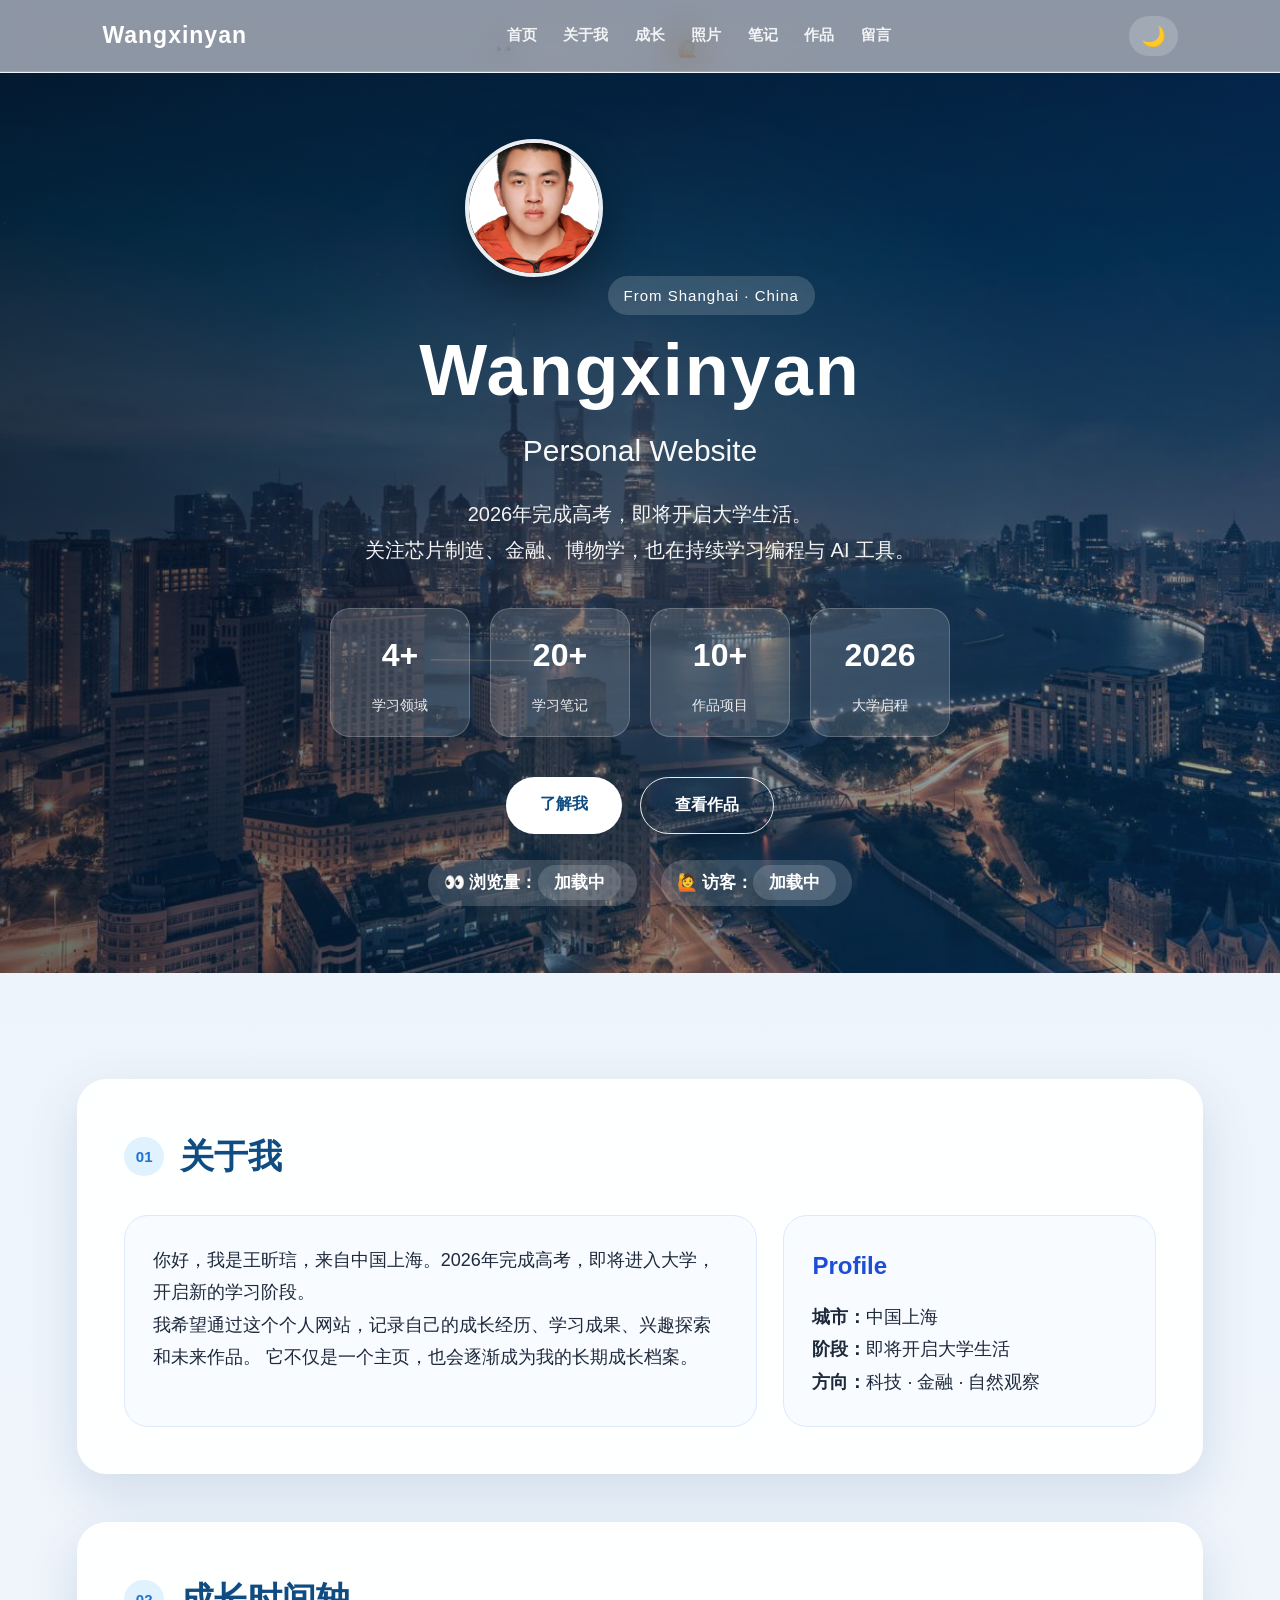
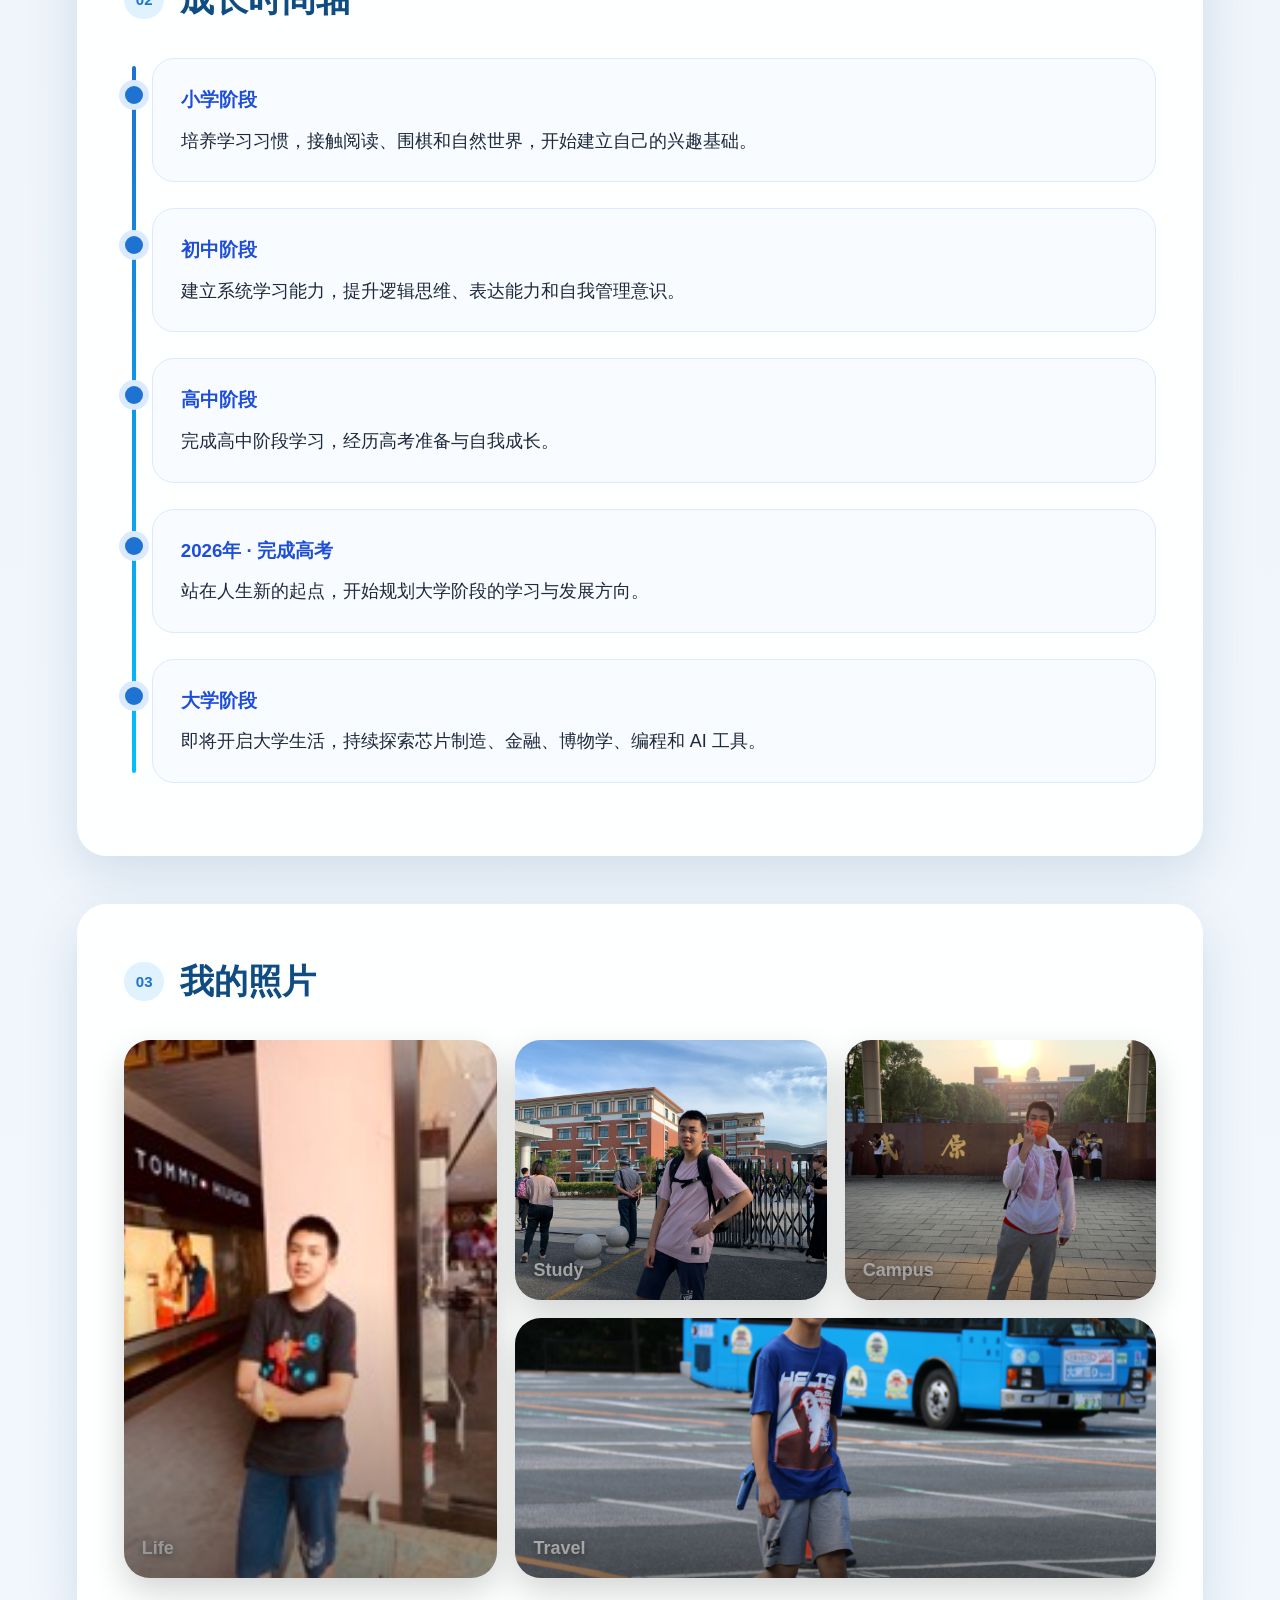
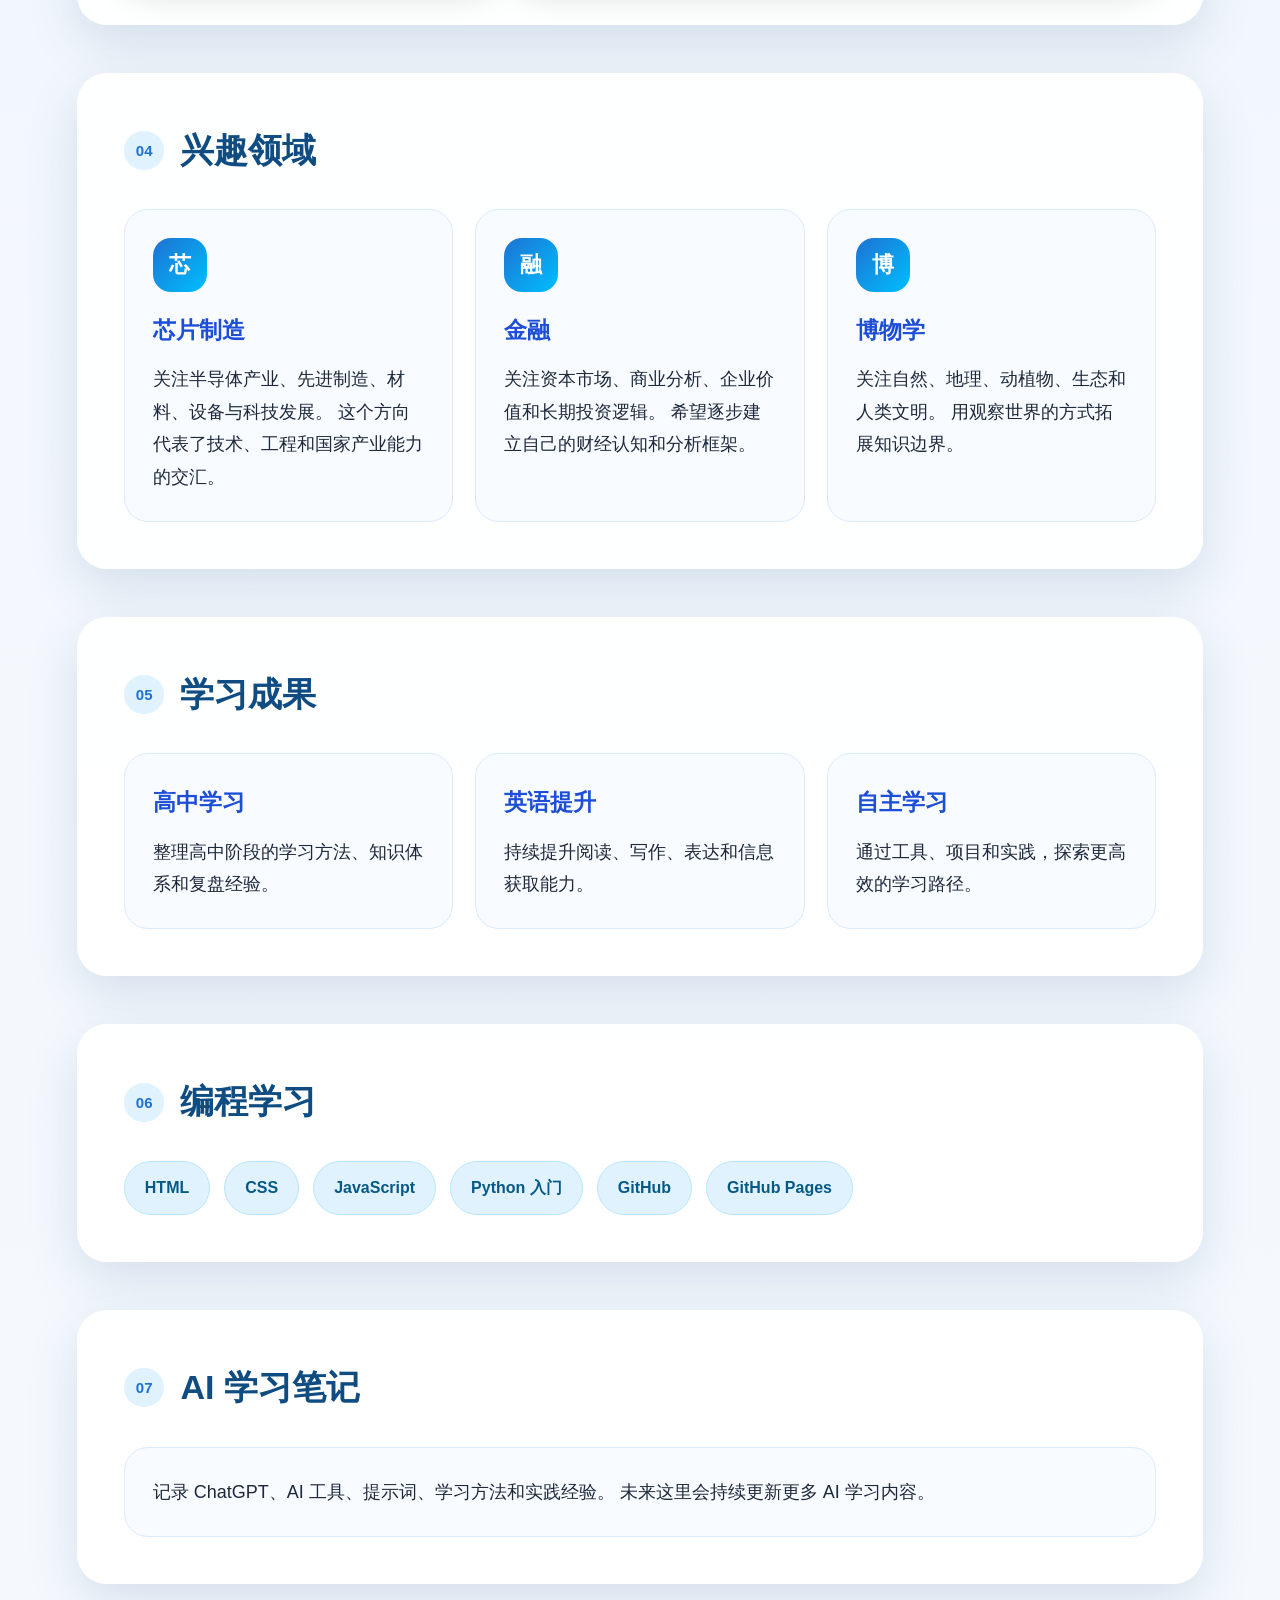
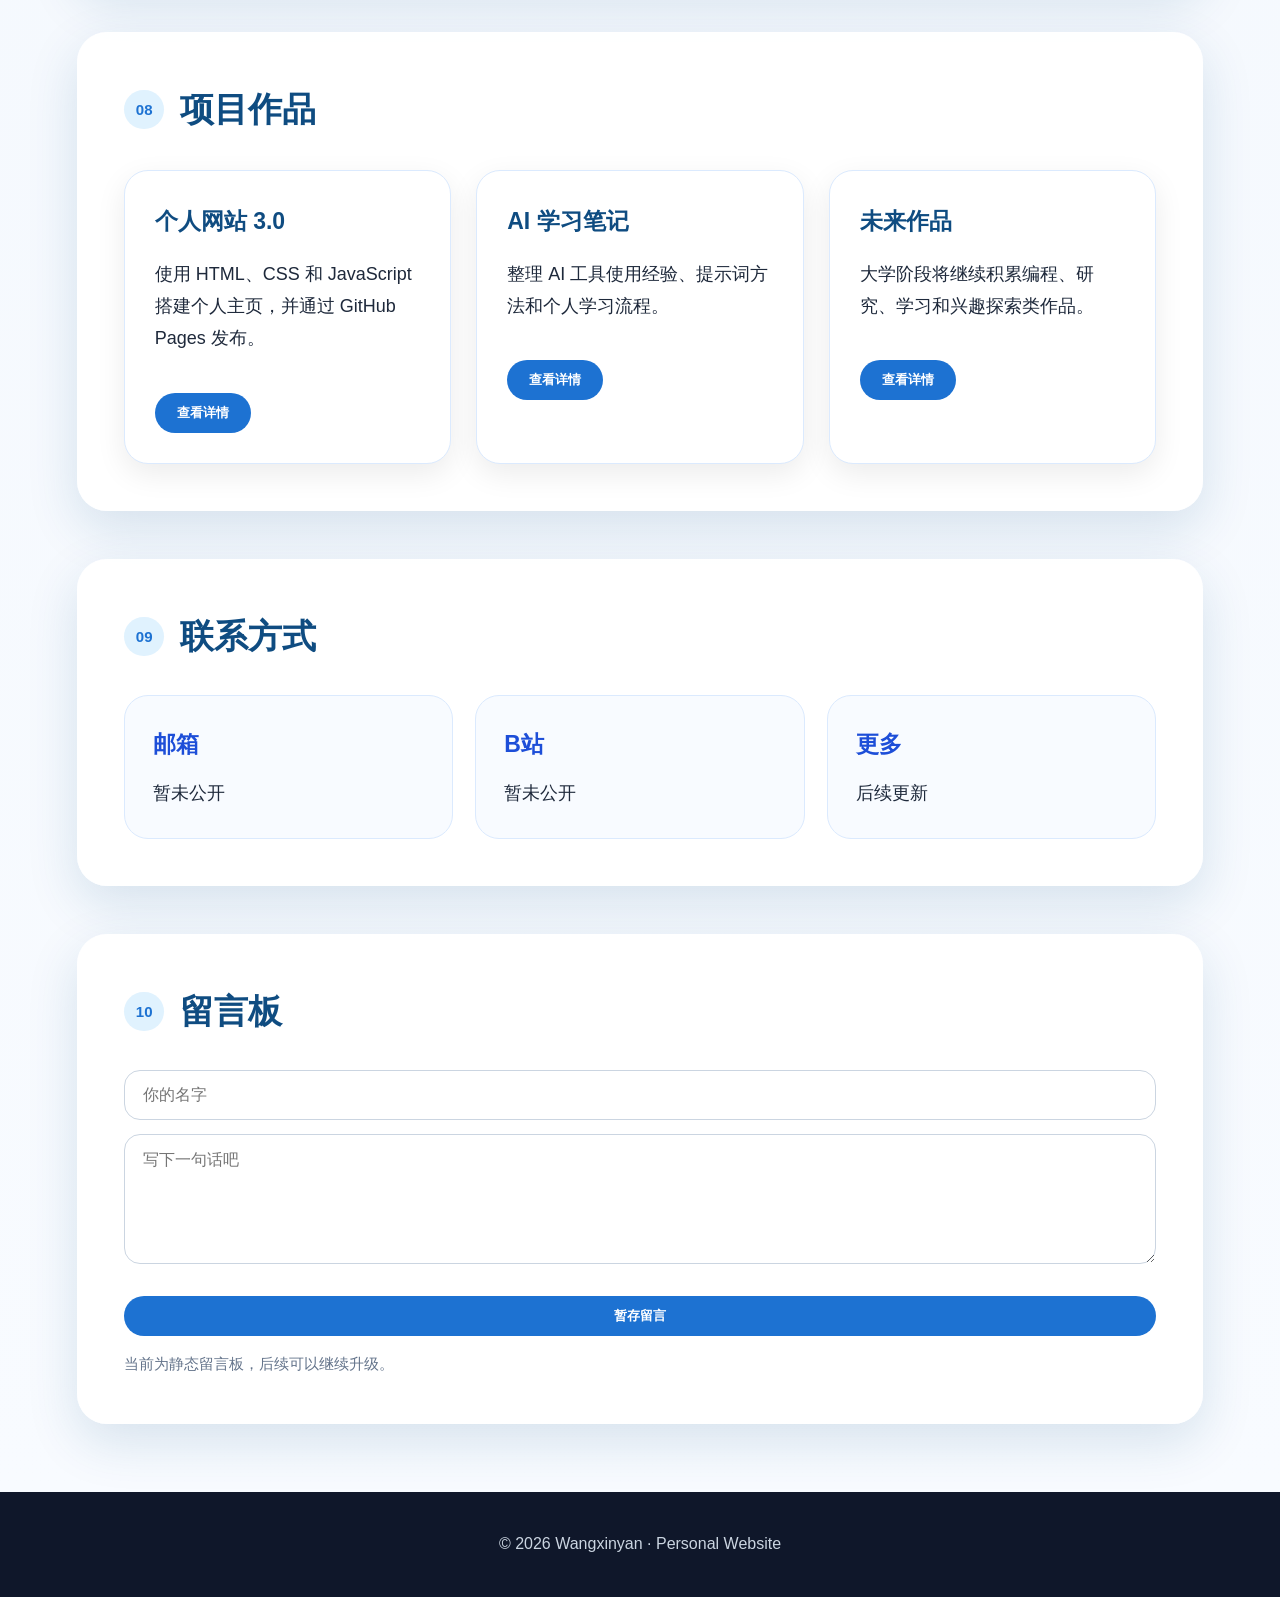
<file: index.html>
<!DOCTYPE html>
<html lang="zh-CN">
<head>
    <meta charset="UTF-8">
    <meta name="viewport" content="width=device-width, initial-scale=1.0">
    <title>Wangxinyan · Personal Website</title>
    <div class="visitor-box">

        <span>
            👀 浏览量：
            <span id="busuanzi_value_site_pv"></span>
        </span>
    
        <span>
            🙋 访客：
            <span id="busuanzi_value_site_uv"></span>
        </span>
    
    </div>
    <link rel="stylesheet" href="style.css">
</head>
<script async src="//busuanzi.ibruce.info/busuanzi/2.3/busuanzi.pure.mini.js"></script>
<body>

    <nav class="navbar">
        <button class="menu-toggle" id="menuToggle">☰</button>
    <div class="nav-brand">Wangxinyan</div>
    <div class="nav-links">
        
            <a href="index.html">首页</a>
            <a href="about.html">关于我</a>
            <a href="timeline.html">成长</a>
            <a href="gallery.html">照片</a>
            <a href="notes.html">笔记</a>
            <a href="projects.html">作品</a>
            <a href="guestbook.html">留言</a>
        </div>
        <button id="themeToggle" class="theme-toggle">🌙</button>
</nav>

<header class="hero">
    <div class="hero-mask"></div>

    <div class="hero-content">
        <img class="avatar" src="images/avatar.jpg" alt="王昕琂头像">

        <p class="eyebrow">From Shanghai · China</p>

        <h1>Wangxinyan</h1>

        <p class="subtitle">Personal Website</p>

        <p class="hero-desc">
            2026年完成高考，即将开启大学生活。<br>
            关注芯片制造、金融、博物学，也在持续学习编程与 AI 工具。
        </p>
        
        <div class="site-stats">
        
            <div class="stat-card">
                <h3>4+</h3>
                <p>学习领域</p>
            </div>
        
            <div class="stat-card">
                <h3>20+</h3>
                <p>学习笔记</p>
            </div>
        
            <div class="stat-card">
                <h3>10+</h3>
                <p>作品项目</p>
            </div>
        
            <div class="stat-card">
                <h3>2026</h3>
                <p>大学启程</p>
            </div>
        
        </div>
        
        <div class="hero-actions">
            <a href="#about" class="btn btn-primary">了解我</a>
            <a href="#projects" class="btn btn-outline">查看作品</a>
        </div>
        <div class="visitor-box">
            <span>👀 浏览量：<span id="busuanzi_value_site_pv">加载中</span></span>
            <span>🙋 访客：<span id="busuanzi_value_site_uv">加载中</span></span>
        </div>
    </div>
</header>

<main>

<section id="about" class="section intro-section">
    <div class="section-title">
        <span>01</span>
        <h2>关于我</h2>
    </div>

    <div class="intro-layout">
        <div class="intro-text">
            <p>
                你好，我是王昕琂，来自中国上海。2026年完成高考，即将进入大学，开启新的学习阶段。
            </p>
            <p>
                我希望通过这个个人网站，记录自己的成长经历、学习成果、兴趣探索和未来作品。
                它不仅是一个主页，也会逐渐成为我的长期成长档案。
            </p>
        </div>

        <div class="profile-card">
            <h3>Profile</h3>
            <p><strong>城市：</strong>中国上海</p>
            <p><strong>阶段：</strong>即将开启大学生活</p>
            <p><strong>方向：</strong>科技 · 金融 · 自然观察</p>
        </div>
    </div>
</section>

<section id="timeline" class="section">
    <div class="section-title">
        <span>02</span>
        <h2>成长时间轴</h2>
    </div>

    <div class="timeline">
        <div class="timeline-item">
            <div class="dot"></div>
            <div class="timeline-content">
                <h3>小学阶段</h3>
                <p>培养学习习惯，接触阅读、围棋和自然世界，开始建立自己的兴趣基础。</p>
            </div>
        </div>

        <div class="timeline-item">
            <div class="dot"></div>
            <div class="timeline-content">
                <h3>初中阶段</h3>
                <p>建立系统学习能力，提升逻辑思维、表达能力和自我管理意识。</p>
            </div>
        </div>

        <div class="timeline-item">
            <div class="dot"></div>
            <div class="timeline-content">
                <h3>高中阶段</h3>
                <p>完成高中阶段学习，经历高考准备与自我成长。</p>
            </div>
        </div>

        <div class="timeline-item">
            <div class="dot"></div>
            <div class="timeline-content">
                <h3>2026年 · 完成高考</h3>
                <p>站在人生新的起点，开始规划大学阶段的学习与发展方向。</p>
            </div>
        </div>

        <div class="timeline-item">
            <div class="dot"></div>
            <div class="timeline-content">
                <h3>大学阶段</h3>
                <p>即将开启大学生活，持续探索芯片制造、金融、博物学、编程和 AI 工具。</p>
            </div>
        </div>
    </div>
</section>

<section id="photos" class="section">
    <div class="section-title">
        <span>03</span>
        <h2>我的照片</h2>
    </div>

    <div class="photo-grid">
        <div class="photo-card large">
            <img src="images/life.jpg" alt="生活照片">
            <p>Life</p>
        </div>

        <div class="photo-card">
            <img src="images/study1.jpg" alt="学习照片">
            <p>Study</p>
        </div>

        <div class="photo-card">
            <img src="images/study2.jpg" alt="学习照片">
            <p>Campus</p>
        </div>

        <div class="photo-card wide">
            <img src="images/travel1.jpg" alt="旅行照片">
            <p>Travel</p>
        </div>
    </div>
</section>

<section id="interests" class="section">
    <div class="section-title">
        <span>04</span>
        <h2>兴趣领域</h2>
    </div>

    <div class="interest-grid">
        <div class="interest-card">
            <div class="icon">芯</div>
            <h3>芯片制造</h3>
            <p>
                关注半导体产业、先进制造、材料、设备与科技发展。
                这个方向代表了技术、工程和国家产业能力的交汇。
            </p>
        </div>

        <div class="interest-card">
            <div class="icon">融</div>
            <h3>金融</h3>
            <p>
                关注资本市场、商业分析、企业价值和长期投资逻辑。
                希望逐步建立自己的财经认知和分析框架。
            </p>
        </div>

        <div class="interest-card">
            <div class="icon">博</div>
            <h3>博物学</h3>
            <p>
                关注自然、地理、动植物、生态和人类文明。
                用观察世界的方式拓展知识边界。
            </p>
        </div>
    </div>
</section>

<section id="study" class="section">
    <div class="section-title">
        <span>05</span>
        <h2>学习成果</h2>
    </div>

    <div class="card-grid">
        <div class="info-card">
            <h3>高中学习</h3>
            <p>整理高中阶段的学习方法、知识体系和复盘经验。</p>
        </div>

        <div class="info-card">
            <h3>英语提升</h3>
            <p>持续提升阅读、写作、表达和信息获取能力。</p>
        </div>

        <div class="info-card">
            <h3>自主学习</h3>
            <p>通过工具、项目和实践，探索更高效的学习路径。</p>
        </div>
    </div>
</section>

<section id="coding" class="section">
    <div class="section-title">
        <span>06</span>
        <h2>编程学习</h2>
    </div>

    <div class="tags">
        <span>HTML</span>
        <span>CSS</span>
        <span>JavaScript</span>
        <span>Python 入门</span>
        <span>GitHub</span>
        <span>GitHub Pages</span>
    </div>
</section>

<section id="ai" class="section">
    <div class="section-title">
        <span>07</span>
        <h2>AI 学习笔记</h2>
    </div>

    <div class="note-card">
        <p>
            记录 ChatGPT、AI 工具、提示词、学习方法和实践经验。
            未来这里会持续更新更多 AI 学习内容。
        </p>
    </div>
</section>

<section id="projects" class="section">
    <div class="section-title">
        <span>08</span>
        <h2>项目作品</h2>
    </div>

    <div class="project-grid">
        <div class="project-card">
            <h3>个人网站 3.0</h3>
            <p>使用 HTML、CSS 和 JavaScript 搭建个人主页，并通过 GitHub Pages 发布。</p>
            <button class="detail-btn" data-title="个人网站 3.0" data-content="这是我的个人网站项目，记录我的成长经历、兴趣方向、照片、学习成果和未来作品。">查看详情</button>
        </div>

        <div class="project-card">
            <h3>AI 学习笔记</h3>
            <p>整理 AI 工具使用经验、提示词方法和个人学习流程。</p>
            <button class="detail-btn" data-title="AI 学习笔记" data-content="这里未来会记录我使用 AI 工具辅助学习、写作、编程和资料整理的过程。">查看详情</button>
        </div>

        <div class="project-card">
            <h3>未来作品</h3>
            <p>大学阶段将继续积累编程、研究、学习和兴趣探索类作品。</p>
            <button class="detail-btn" data-title="未来作品" data-content="这里会逐步放入我大学阶段完成的小项目、学习成果和实践作品。">查看详情</button>
        </div>
    </div>
</section>

<section id="contact" class="section">
    <div class="section-title">
        <span>09</span>
        <h2>联系方式</h2>
    </div>

    <div class="contact-grid">
        <div class="contact-card">
            <h3>邮箱</h3>
            <p>暂未公开</p>
        </div>

        <div class="contact-card">
            <h3>B站</h3>
            <p>暂未公开</p>
        </div>

        <div class="contact-card">
            <h3>更多</h3>
            <p>后续更新</p>
        </div>
    </div>
</section>

<section id="message" class="section">
    <div class="section-title">
        <span>10</span>
        <h2>留言板</h2>
    </div>

    <div class="message-box">
        <input type="text" placeholder="你的名字">
        <textarea placeholder="写下一句话吧"></textarea>
        <button id="messageBtn">暂存留言</button>
        <p>当前为静态留言板，后续可以继续升级。</p>
    </div>
</section>

</main>

<div class="modal" id="projectModal">
    <div class="modal-box">
        <button class="close-btn" id="closeModal">×</button>
        <h3 id="modalTitle"></h3>
        <p id="modalContent"></p>
    </div>
</div>

<button id="topBtn">↑</button>

<footer>
    <p>© 2026 Wangxinyan · Personal Website</p>
</footer>

<script src="script.js"></script>
</body>
</html>
</file>
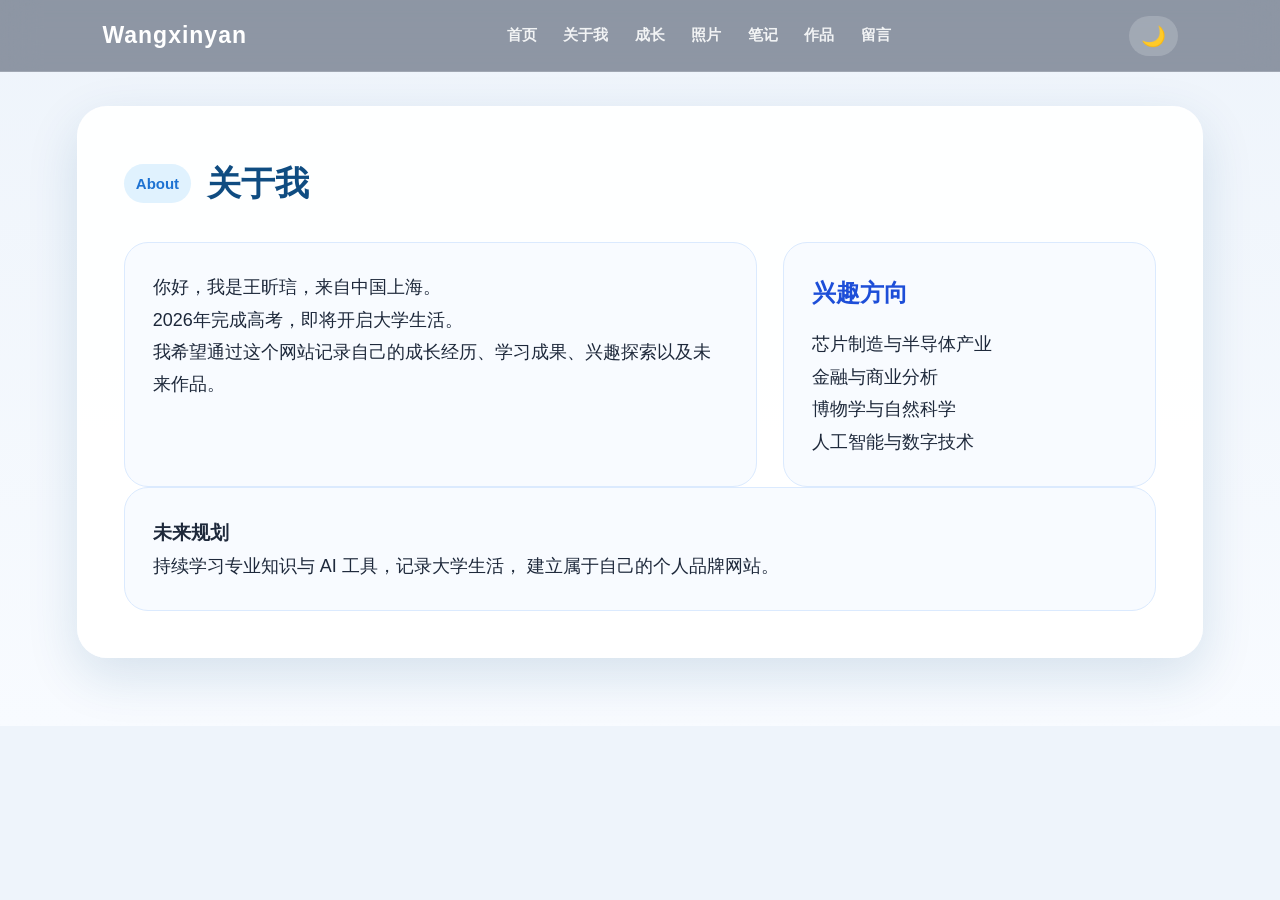
<file: about.html>
<!DOCTYPE html>
<html lang="zh-CN">
<head>
    <meta charset="UTF-8">
    <meta name="viewport" content="width=device-width, initial-scale=1.0">
    <title>关于我 - Wangxinyan</title>
    <link rel="stylesheet" href="style.css">
</head>

<body class="sub-page">

    <nav class="navbar">
        <button class="menu-toggle" id="menuToggle">☰</button>
    <div class="nav-brand">Wangxinyan</div>
    <div class="nav-links">
        
            <a href="index.html">首页</a>
            <a href="about.html">关于我</a>
            <a href="timeline.html">成长</a>
            <a href="gallery.html">照片</a>
            <a href="notes.html">笔记</a>
            <a href="projects.html">作品</a>
            <a href="guestbook.html">留言</a>
        
        
    </div>
    <button id="themeToggle" class="theme-toggle">🌙</button>
</nav>

<main class="sub-main">
    <section class="section sub-card">
        <div class="section-title">
            <span>About</span>
            <h2>关于我</h2>
        </div>

        <div class="intro-layout">
            <div class="intro-text">
                <p>你好，我是王昕琂，来自中国上海。</p>
                <p>2026年完成高考，即将开启大学生活。</p>
                <p>我希望通过这个网站记录自己的成长经历、学习成果、兴趣探索以及未来作品。</p>
            </div>

            <div class="profile-card">
                <h3>兴趣方向</h3>
                <p>芯片制造与半导体产业</p>
                <p>金融与商业分析</p>
                <p>博物学与自然科学</p>
                <p>人工智能与数字技术</p>
            </div>
        </div>

        <div class="note-card">
            <h3>未来规划</h3>
            <p>
                持续学习专业知识与 AI 工具，记录大学生活，
                建立属于自己的个人品牌网站。
            </p>
        </div>
    </section>
</main>

</body>
</html>
</file>
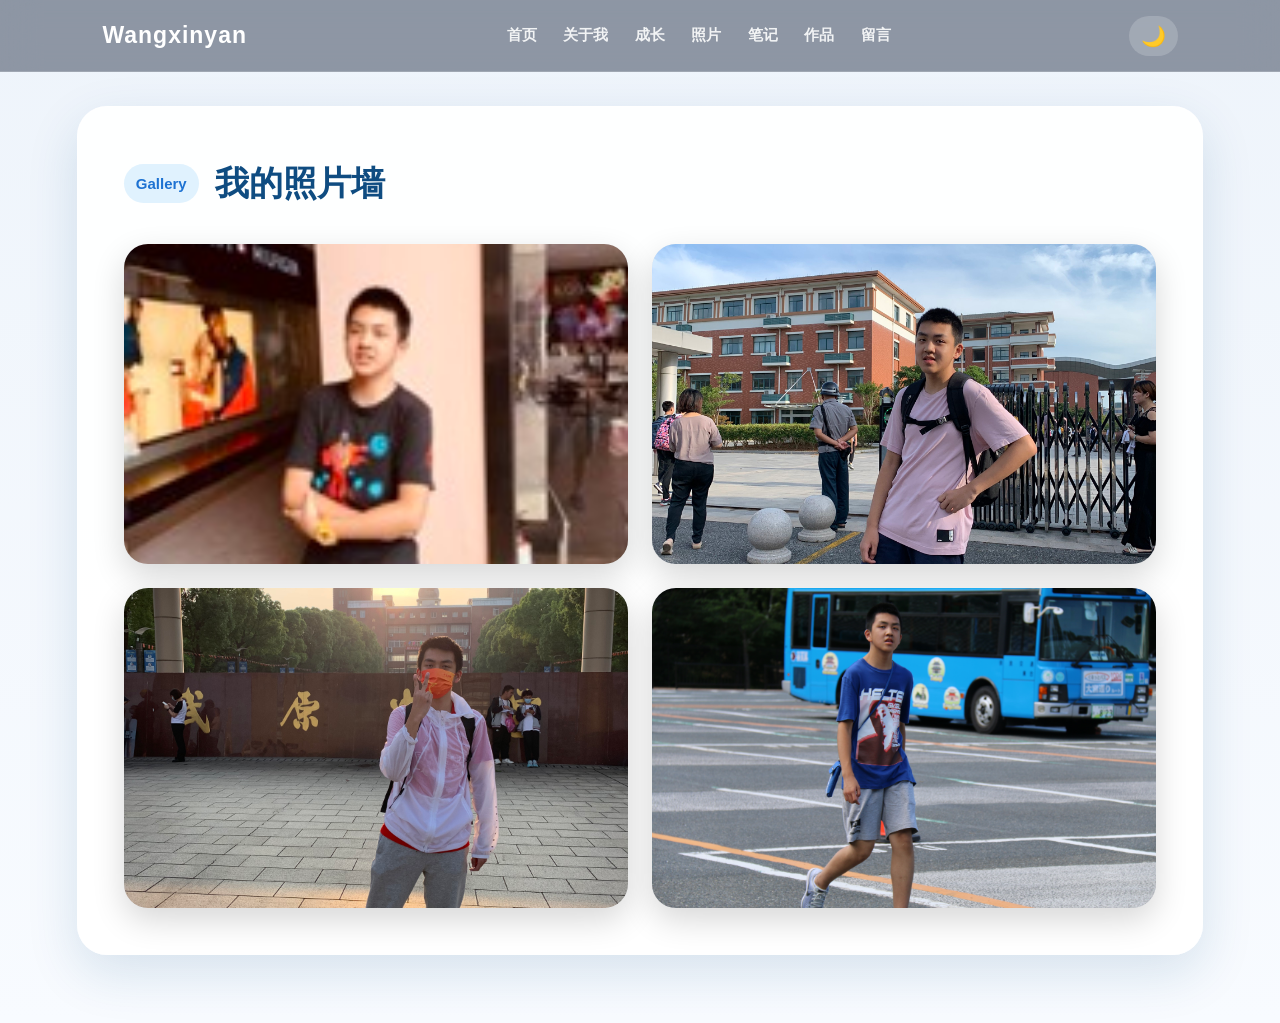
<file: gallery.html>
<!DOCTYPE html>
<html lang="zh-CN">
<head>
    <meta charset="UTF-8">
    <meta name="viewport" content="width=device-width, initial-scale=1.0">
    <title>照片墙 | Wangxinyan</title>
    <link rel="stylesheet" href="style.css">
</head>

<body class="sub-page">

    <nav class="navbar">
        <button class="menu-toggle" id="menuToggle">☰</button>
    <div class="nav-brand">Wangxinyan</div>
    <div class="nav-links">
       
            <a href="index.html">首页</a>
            <a href="about.html">关于我</a>
            <a href="timeline.html">成长</a>
            <a href="gallery.html">照片</a>
            <a href="notes.html">笔记</a>
            <a href="projects.html">作品</a>
            <a href="guestbook.html">留言</a>
        
        
    </div>
    <button id="themeToggle" class="theme-toggle">🌙</button>
</nav>

<main>
    <section class="section">
        <div class="section-title">
            <span>Gallery</span>
            <h2>我的照片墙</h2>
        </div>

        <div class="personal-gallery">
            <div class="personal-photo">
                <img src="images/life.jpg" alt="生活照片">
            </div>

            <div class="personal-photo">
                <img src="images/study1.jpg" alt="学习照片">
            </div>

            <div class="personal-photo">
                <img src="images/study2.jpg" alt="校园照片">
            </div>

            <div class="personal-photo">
                <img src="images/travel1.jpg" alt="旅行照片">
            </div>
        </div>
    </section>
</main>

</body>
</html>
</file>
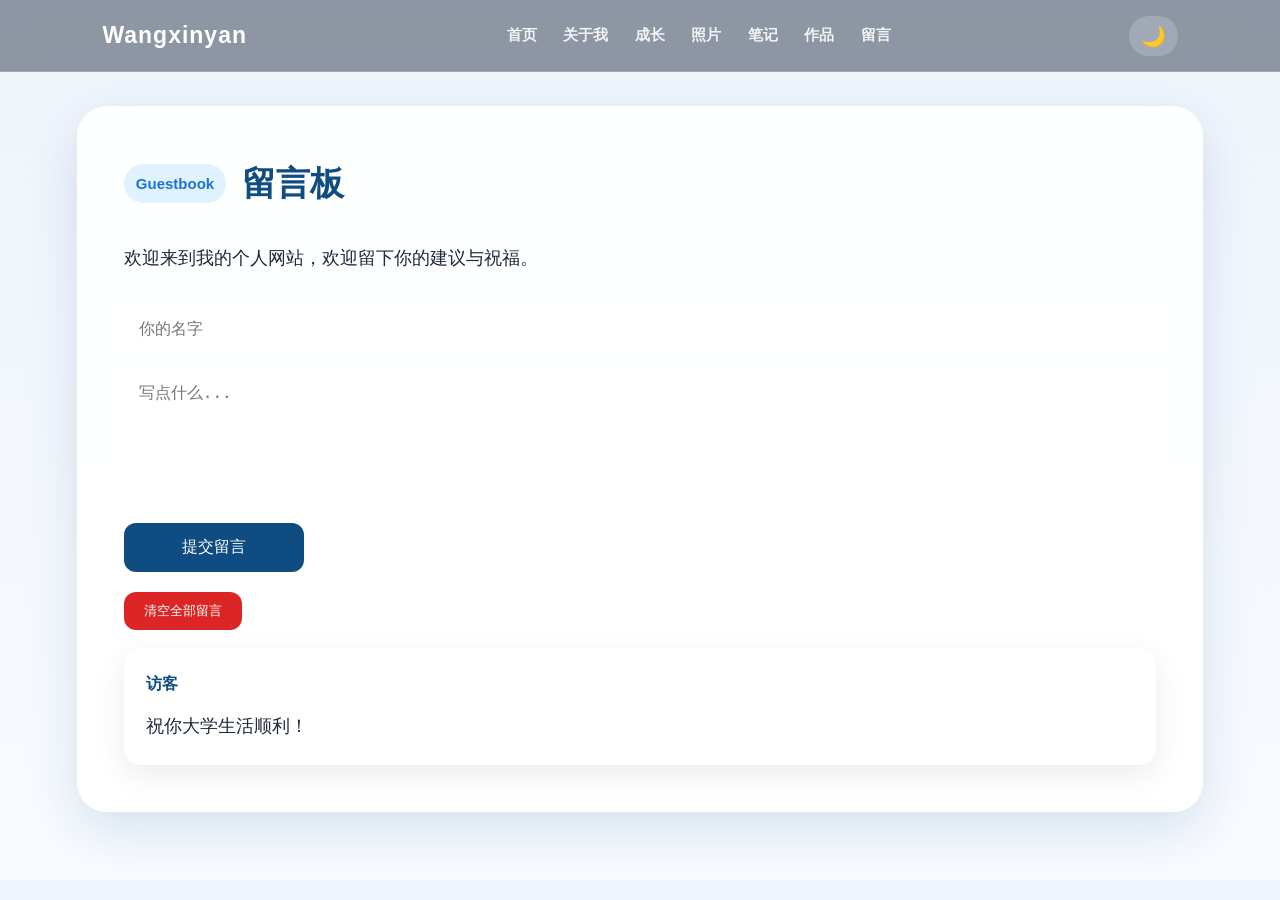
<file: guestbook.html>
<!DOCTYPE html>
<html lang="zh-CN">
<head>
<meta charset="UTF-8">
<meta name="viewport" content="width=device-width, initial-scale=1.0">
<title>留言板 | Wangxinyan</title>
<link rel="stylesheet" href="style.css">
</head>

<body class="sub-page">

    <nav class="navbar">
        <button class="menu-toggle" id="menuToggle">☰</button>
    <div class="nav-brand">Wangxinyan</div>

    <div class="nav-links">
       
            <a href="index.html">首页</a>
            <a href="about.html">关于我</a>
            <a href="timeline.html">成长</a>
            <a href="gallery.html">照片</a>
            <a href="notes.html">笔记</a>
            <a href="projects.html">作品</a>
            <a href="guestbook.html">留言</a>
        
    </div>
    <button id="themeToggle" class="theme-toggle">🌙</button>
</nav>

<main>

<section class="section">

<div class="section-title">
    <span>Guestbook</span>
    <h2>留言板</h2>
</div>

<p>
欢迎来到我的个人网站，欢迎留下你的建议与祝福。
</p>

<form class="guestbook-form">

<input
type="text"
placeholder="你的名字"
required
>

<textarea
placeholder="写点什么..."
required
></textarea>

<button type="submit">
提交留言
</button>

</form>
<button id="clearMessages" class="clear-btn">
    清空全部留言
</button>

<div id="message-list">

<div class="message-card">
    <strong>访客</strong>
    <p>祝你大学生活顺利！</p>
</div>

</div>

</section>

</main>

<script src="guestbook.js"></script>

</body>
</html>
</file>
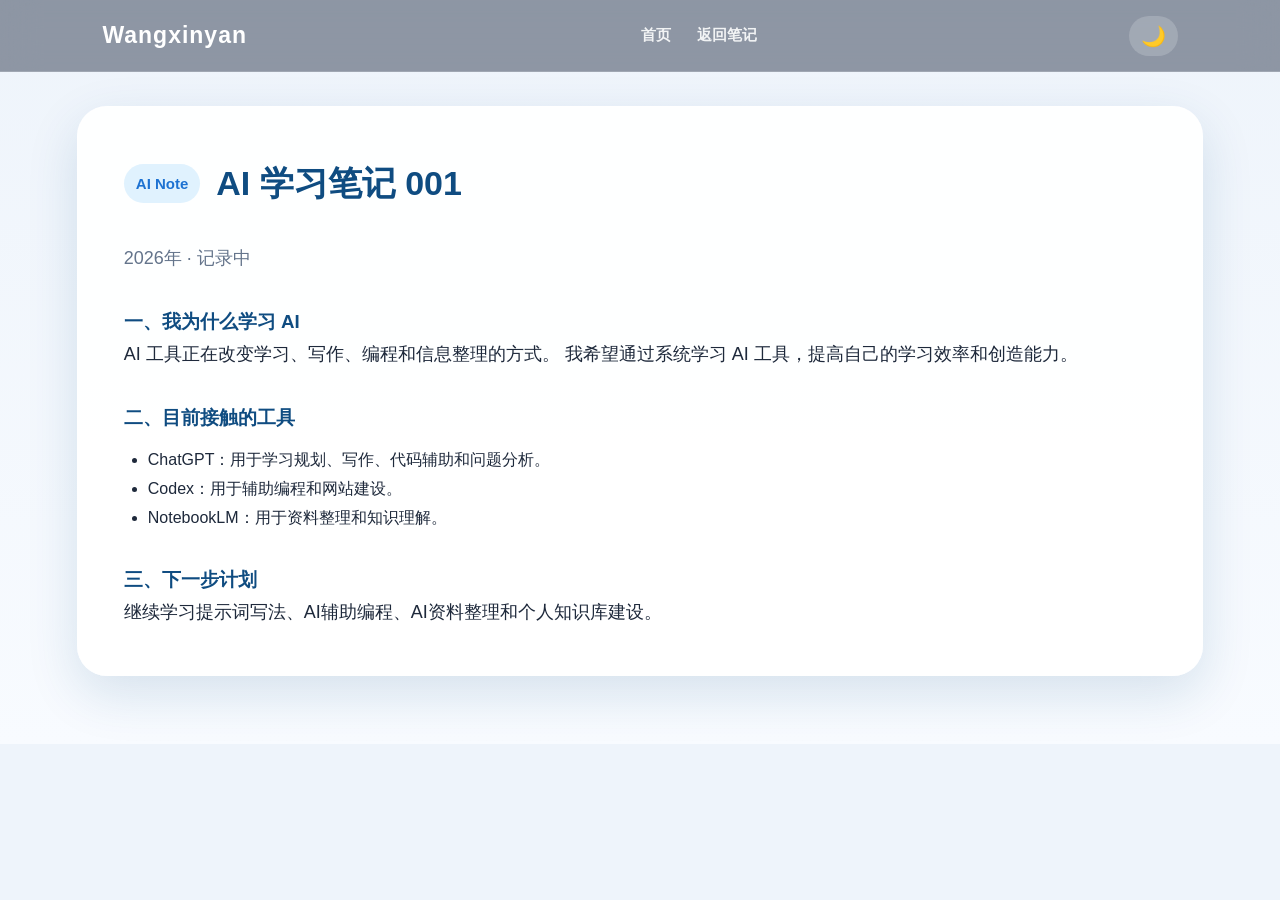
<file: note-ai-001.html>
<!DOCTYPE html>
<html lang="zh-CN">
<head>
    <meta charset="UTF-8">
    <meta name="viewport" content="width=device-width, initial-scale=1.0">
    <title>AI学习笔记 | Wangxinyan</title>
    <link rel="stylesheet" href="style.css">
</head>

<body class="sub-page">

    <nav class="navbar">
        <button class="menu-toggle" id="menuToggle">☰</button>
    <div class="nav-brand">Wangxinyan</div>
    <div class="nav-links">
        <a href="index.html">首页</a>
        <a href="notes.html">返回笔记</a>
    </div>
    <button id="themeToggle" class="theme-toggle">🌙</button>
</nav>

<main>
    <article class="section note-article">
        <div class="section-title">
            <span>AI Note</span>
            <h2>AI 学习笔记 001</h2>
        </div>

        <p class="note-date">2026年 · 记录中</p>

        <h3>一、我为什么学习 AI</h3>
        <p>
            AI 工具正在改变学习、写作、编程和信息整理的方式。
            我希望通过系统学习 AI 工具，提高自己的学习效率和创造能力。
        </p>

        <h3>二、目前接触的工具</h3>
        <ul>
            <li>ChatGPT：用于学习规划、写作、代码辅助和问题分析。</li>
            <li>Codex：用于辅助编程和网站建设。</li>
            <li>NotebookLM：用于资料整理和知识理解。</li>
        </ul>

        <h3>三、下一步计划</h3>
        <p>
            继续学习提示词写法、AI辅助编程、AI资料整理和个人知识库建设。
        </p>
    </article>
</main>

</body>
</html>
</file>
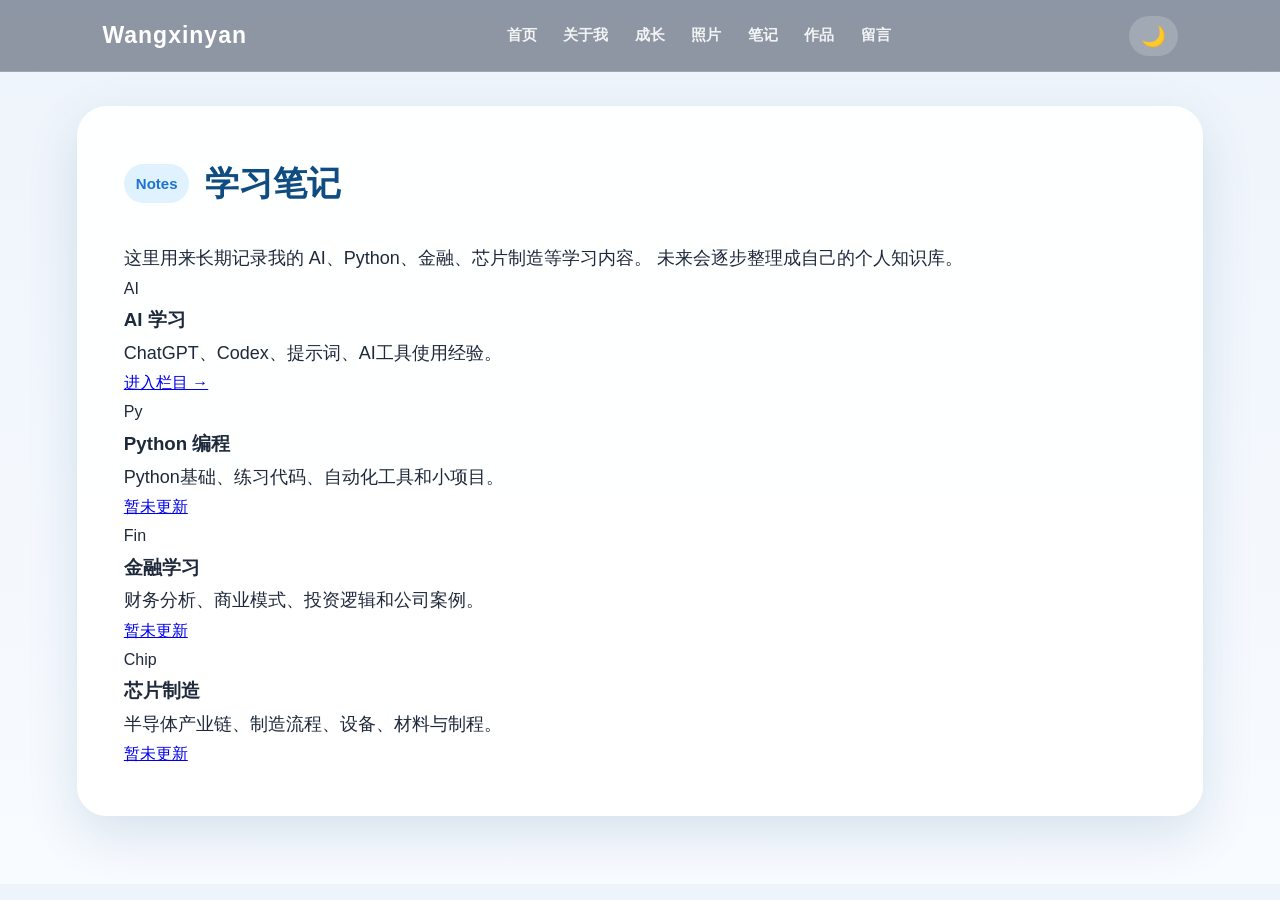
<file: notes.html>
<!DOCTYPE html>
<html lang="zh-CN">
<head>
    <meta charset="UTF-8">
    <meta name="viewport" content="width=device-width, initial-scale=1.0">
    <title>学习笔记 | Wangxinyan</title>
    <link rel="stylesheet" href="style.css">
</head>

<body class="sub-page">

    <nav class="navbar">
        <button class="menu-toggle" id="menuToggle">☰</button>
    <div class="nav-brand">Wangxinyan</div>
    <div class="nav-links">
        <a href="index.html">首页</a>
        <a href="about.html">关于我</a>
        <a href="timeline.html">成长</a>
        <a href="gallery.html">照片</a>
        <a href="notes.html">笔记</a>
        <a href="projects.html">作品</a>
        <a href="guestbook.html">留言</a>
    </div>
    <button id="themeToggle" class="theme-toggle">🌙</button>
</nav>

<main>
    <section class="section">
        <div class="section-title">
            <span>Notes</span>
            <h2>学习笔记</h2>
        </div>

        <p class="notes-intro">
            这里用来长期记录我的 AI、Python、金融、芯片制造等学习内容。
            未来会逐步整理成自己的个人知识库。
        </p>

        <div class="knowledge-grid">

            <div class="knowledge-card">
                <div class="knowledge-icon">AI</div>
                <h3>AI 学习</h3>
                <p>ChatGPT、Codex、提示词、AI工具使用经验。</p>
                <a href="notes/ai/ai-001.html">进入栏目 →</a>
            </div>

            <div class="knowledge-card">
                <div class="knowledge-icon">Py</div>
                <h3>Python 编程</h3>
                <p>Python基础、练习代码、自动化工具和小项目。</p>
                <a href="#">暂未更新</a>
            </div>

            <div class="knowledge-card">
                <div class="knowledge-icon">Fin</div>
                <h3>金融学习</h3>
                <p>财务分析、商业模式、投资逻辑和公司案例。</p>
                <a href="#">暂未更新</a>
            </div>

            <div class="knowledge-card">
                <div class="knowledge-icon">Chip</div>
                <h3>芯片制造</h3>
                <p>半导体产业链、制造流程、设备、材料与制程。</p>
                <a href="#">暂未更新</a>
            </div>

        </div>
    </section>
</main>

</body>
</html>
</file>
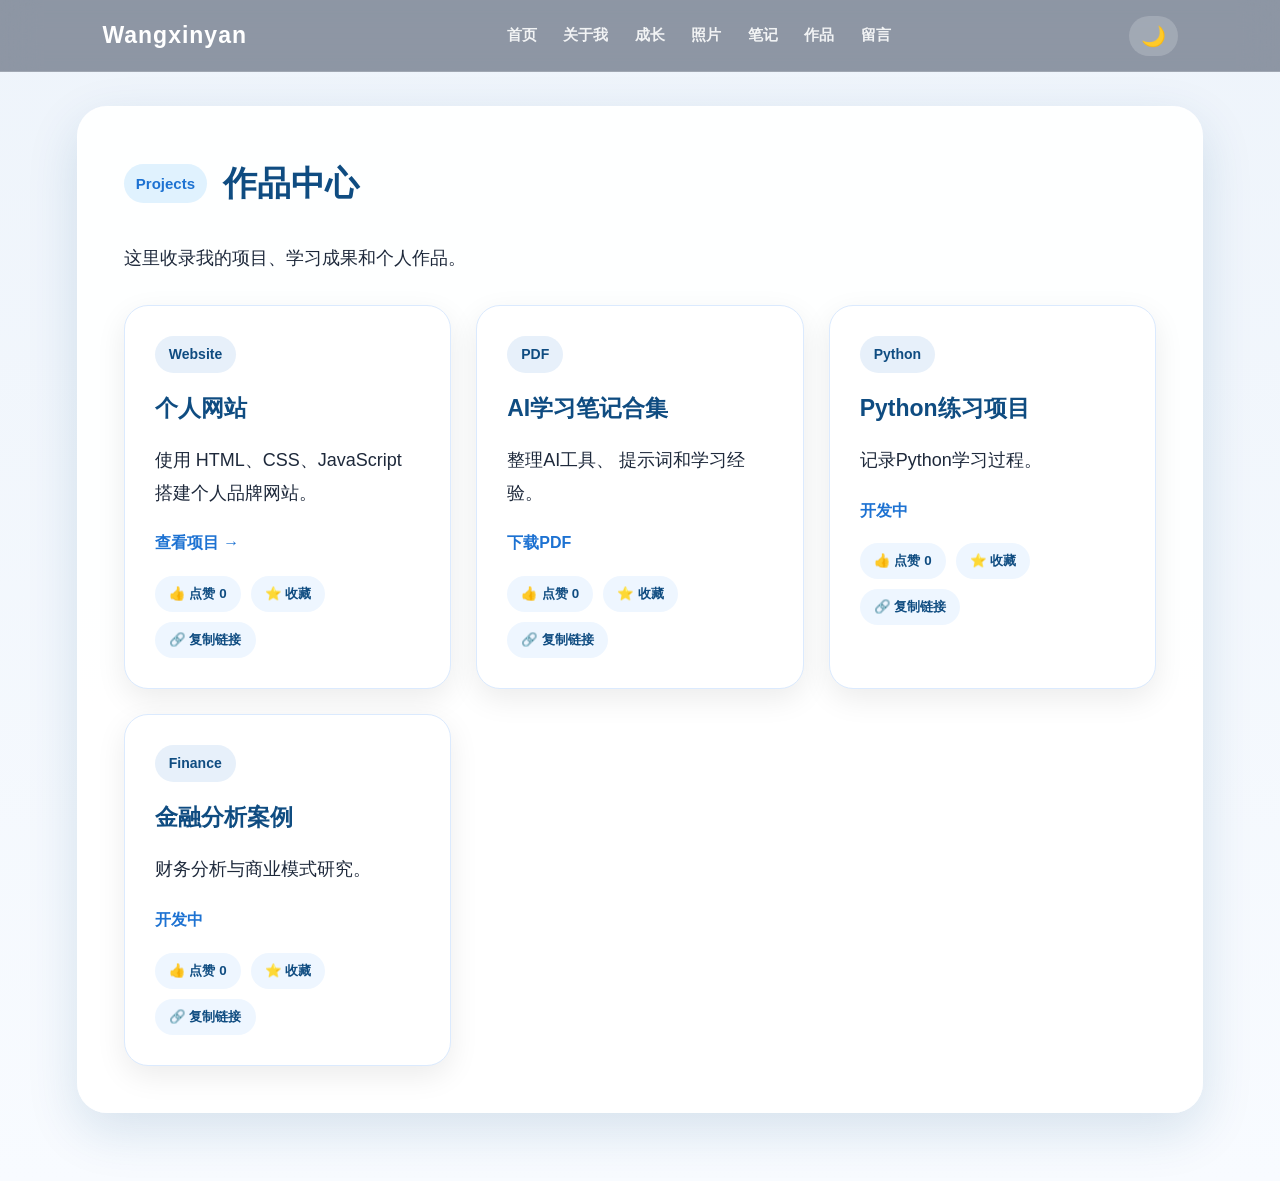
<file: projects.html>
<!DOCTYPE html>
<html lang="zh-CN">

<head>
<meta charset="UTF-8">
<meta name="viewport" content="width=device-width, initial-scale=1.0">
<title>作品中心 | Wangxinyan</title>

<link rel="stylesheet" href="style.css">

</head>

<body class="sub-page">

    <nav class="navbar">
        <button class="menu-toggle" id="menuToggle">☰</button>

<div class="nav-brand">
Wangxinyan
</div>

<div class="nav-links">
    
        <a href="index.html">首页</a>
        <a href="about.html">关于我</a>
        <a href="timeline.html">成长</a>
        <a href="gallery.html">照片</a>
        <a href="notes.html">笔记</a>
        <a href="projects.html">作品</a>
        <a href="guestbook.html">留言</a>
    
</div>
<button id="themeToggle" class="theme-toggle">🌙</button>

</nav>

<main>

<section class="section">

<div class="section-title">
<span>Projects</span>
<h2>作品中心</h2>
</div>

<p class="notes-intro">

这里收录我的项目、学习成果和个人作品。

</p>

<div class="project-grid">

<!-- 项目1 -->

<div class="project-card">

<div class="project-tag">
Website
</div>

<h3>
个人网站
</h3>

<p>

使用 HTML、CSS、JavaScript
搭建个人品牌网站。


</p>

<a href="index.html">
查看项目 →
</a>
<div class="project-actions">
    <button class="like-btn" data-id="website">👍 点赞 <span>0</span></button>
    <button class="fav-btn" data-id="website">⭐ 收藏</button>
    <button class="share-btn">🔗 复制链接</button>
</div>

</div>

<!-- 项目2 -->

<div class="project-card">

<div class="project-tag">
PDF
</div>

<h3>
AI学习笔记合集
</h3>

<p>

整理AI工具、
提示词和学习经验。

</p>

<a href="works/pdf/ai-notes.pdf" download>

下载PDF

</a>
<div class="project-actions">
    <button class="like-btn" data-id="website">👍 点赞 <span>0</span></button>
    <button class="fav-btn" data-id="website">⭐ 收藏</button>
    <button class="share-btn">🔗 复制链接</button>
</div>

</div>

<!-- 项目3 -->

<div class="project-card">

<div class="project-tag">
Python
</div>

<h3>
Python练习项目
</h3>

<p>

记录Python学习过程。

</p>

<a href="#">
开发中

</a>
<div class="project-actions">
    <button class="like-btn" data-id="website">👍 点赞 <span>0</span></button>
    <button class="fav-btn" data-id="website">⭐ 收藏</button>
    <button class="share-btn">🔗 复制链接</button>
</div>

</div>

<!-- 项目4 -->

<div class="project-card">

<div class="project-tag">
Finance
</div>

<h3>
金融分析案例
</h3>

<p>

财务分析与商业模式研究。

</p>

<a href="#">
开发中

</a>
<div class="project-actions">
    <button class="like-btn" data-id="website">👍 点赞 <span>0</span></button>
    <button class="fav-btn" data-id="website">⭐ 收藏</button>
    <button class="share-btn">🔗 复制链接</button>
</div>

</div>

</div>

</section>

</main>
<script src="projects.js"></script>
</body>

</html>
</file>
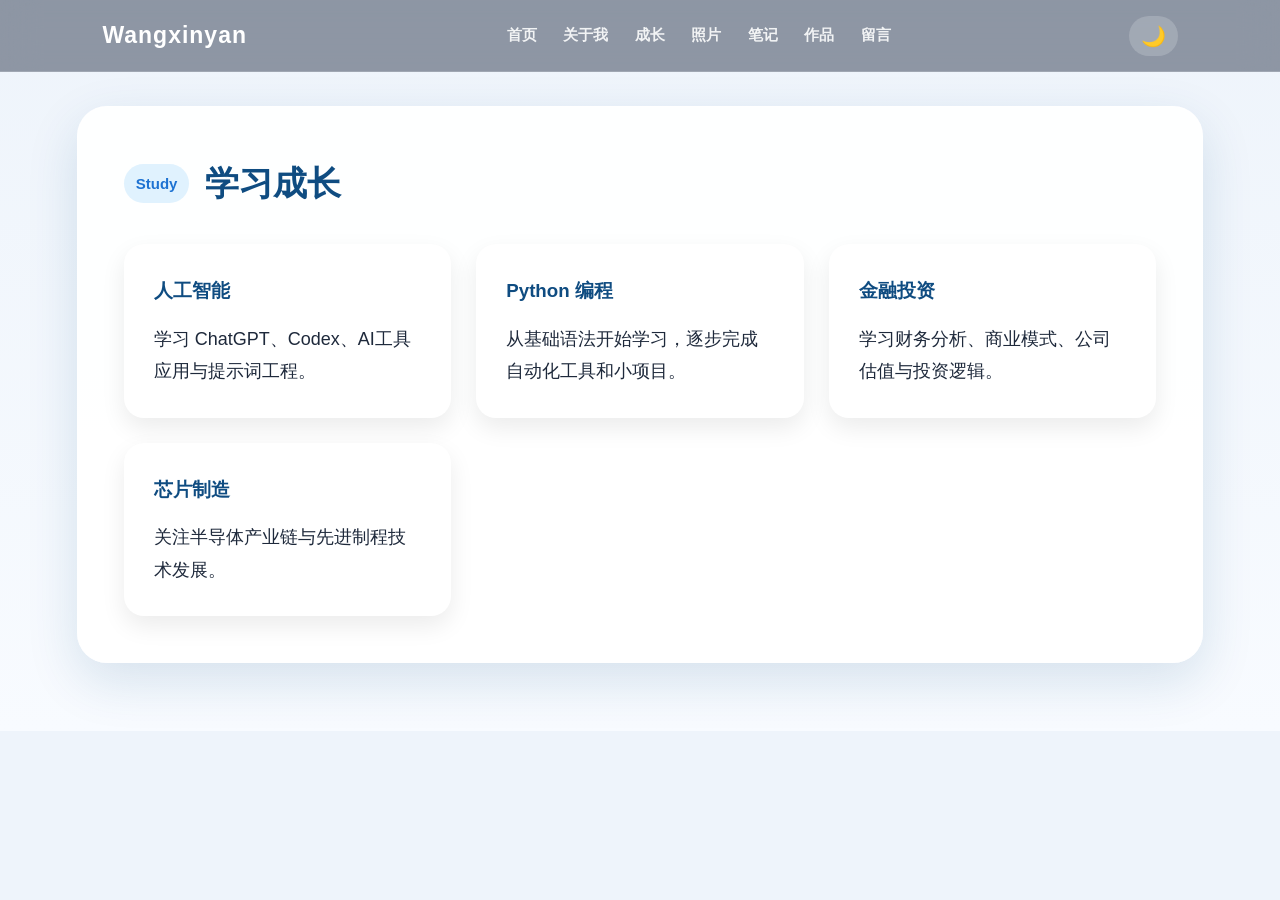
<file: study.html>
<!DOCTYPE html>
<html lang="zh-CN">
<head>
<meta charset="UTF-8">
<meta name="viewport" content="width=device-width, initial-scale=1.0">
<title>学习成长 | Wangxinyan</title>
<link rel="stylesheet" href="style.css">
</head>

<body class="sub-page">

    <nav class="navbar">
        <button class="menu-toggle" id="menuToggle">☰</button>
    <div class="nav-brand">Wangxinyan</div>

    <div class="nav-links">
        <a href="index.html">首页</a>
        <a href="about.html">关于我</a>
        <a href="timeline.html">成长</a>
        <a href="gallery.html">照片</a>
        <a href="notes.html">笔记</a>
        <a href="projects.html">作品</a>
        <a href="guestbook.html">留言</a>
    </div>
    <button id="themeToggle" class="theme-toggle">🌙</button>
</nav>

<main>

<section class="section">

<div class="section-title">
<span>Study</span>
<h2>学习成长</h2>
</div>

<div class="study-grid">

<div class="study-card">
<h3>人工智能</h3>
<p>
学习 ChatGPT、Codex、AI工具应用与提示词工程。
</p>
</div>

<div class="study-card">
<h3>Python 编程</h3>
<p>
从基础语法开始学习，逐步完成自动化工具和小项目。
</p>
</div>

<div class="study-card">
<h3>金融投资</h3>
<p>
学习财务分析、商业模式、公司估值与投资逻辑。
</p>
</div>

<div class="study-card">
<h3>芯片制造</h3>
<p>
关注半导体产业链与先进制程技术发展。
</p>
</div>

</div>

</section>

</main>

</body>
</html>
</file>
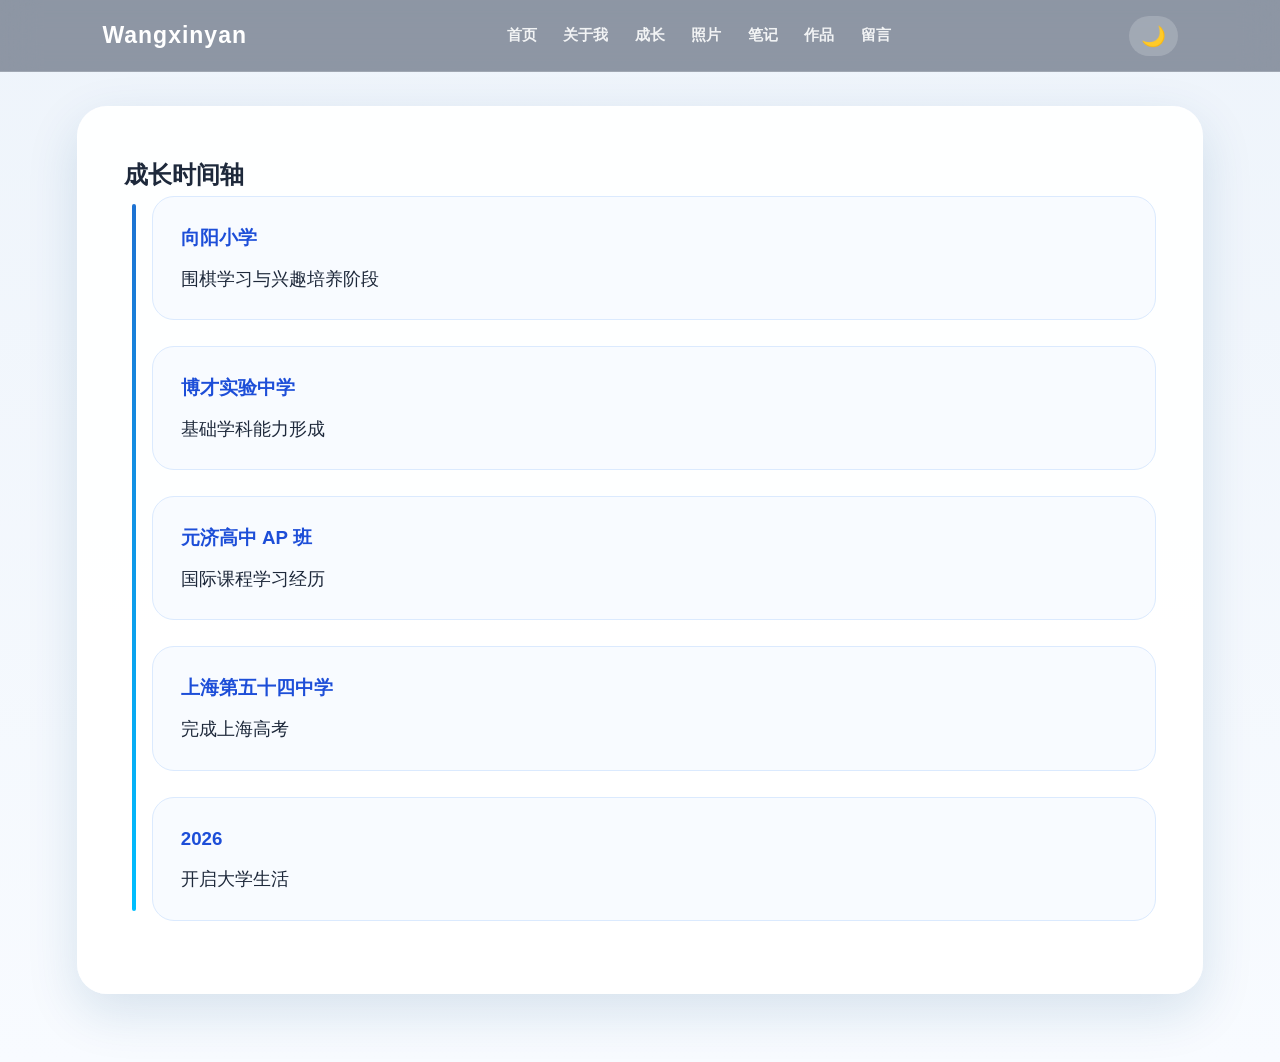
<file: timeline.html>
<!DOCTYPE html>
<html lang="zh-CN">

<head>
<meta charset="UTF-8">
<meta name="viewport" content="width=device-width, initial-scale=1.0">
<title>成长时间轴</title>
<link rel="stylesheet" href="style.css">
</head>

<body class="sub-page">

    <nav class="navbar">
        <button class="menu-toggle" id="menuToggle">☰</button>
<div class="nav-brand">Wangxinyan</div>

<div class="nav-links">
    <a href="index.html">首页</a>
    <a href="about.html">关于我</a>
    <a href="timeline.html">成长</a>
    <a href="gallery.html">照片</a>
    <a href="notes.html">笔记</a>
    <a href="projects.html">作品</a>
    <a href="guestbook.html">留言</a>
</div>
<button id="themeToggle" class="theme-toggle">🌙</button>
</nav>
<main>
<section class="section">

<h2>成长时间轴</h2>

<div class="timeline">

<div class="timeline-item">
<div class="timeline-dot"></div>
<div class="timeline-content">
<h3>向阳小学</h3>
<p>围棋学习与兴趣培养阶段</p>
</div>
</div>

<div class="timeline-item">
<div class="timeline-dot"></div>
<div class="timeline-content">
<h3>博才实验中学</h3>
<p>基础学科能力形成</p>
</div>
</div>

<div class="timeline-item">
<div class="timeline-dot"></div>
<div class="timeline-content">
<h3>元济高中 AP 班</h3>
<p>国际课程学习经历</p>
</div>
</div>

<div class="timeline-item">
<div class="timeline-dot"></div>
<div class="timeline-content">
<h3>上海第五十四中学</h3>
<p>完成上海高考</p>
</div>
</div>

<div class="timeline-item">
<div class="timeline-dot"></div>
<div class="timeline-content">
<h3>2026</h3>
<p>开启大学生活</p>
</div>
</div>

</div>

</section>
</main>

</body>
</html>
</file>
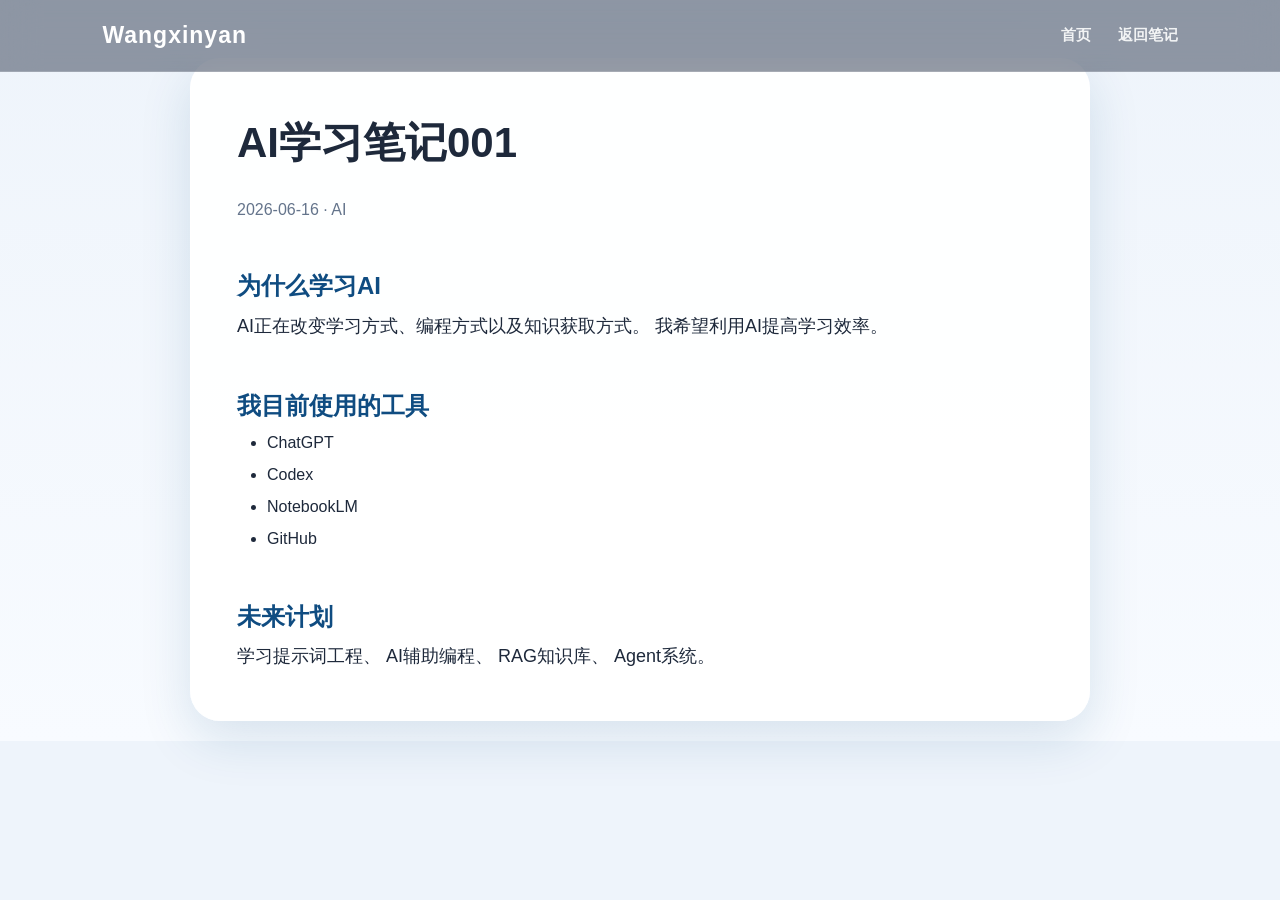
<file: notes/ai/ai-001.html>
<!DOCTYPE html>
<html lang="zh-CN">

<head>
<meta charset="UTF-8">
<meta name="viewport" content="width=device-width, initial-scale=1.0">

<title>AI学习笔记001</title>

<link rel="stylesheet" href="../../style.css">

</head>

<body class="sub-page">

<nav class="navbar">

<div class="nav-brand">
Wangxinyan
</div>

<div class="nav-links">
<a href="../../index.html">首页</a>
<a href="../../notes.html">返回笔记</a>
</div>

</nav>

<main>

<section class="section note-page">

<h1>
AI学习笔记001
</h1>

<div class="note-meta">
2026-06-16 · AI
</div>

<h2>为什么学习AI</h2>

<p>
AI正在改变学习方式、编程方式以及知识获取方式。
我希望利用AI提高学习效率。
</p>

<h2>我目前使用的工具</h2>

<ul>

<li>ChatGPT</li>

<li>Codex</li>

<li>NotebookLM</li>

<li>GitHub</li>

</ul>

<h2>未来计划</h2>

<p>
学习提示词工程、
AI辅助编程、
RAG知识库、
Agent系统。
</p>

</section>

</main>

</body>

</html>
</file>
<file: style.css>
* {
    margin: 0;
    padding: 0;
    box-sizing: border-box;
}

html {
    scroll-behavior: smooth;
}

body {
    font-family: "Microsoft YaHei", Arial, sans-serif;
    color: #1e293b;
    background: #eef4fb;
    line-height: 1.8;
}

/* 顶部导航 */
.navbar {
    position: fixed;
    top: 0;
    left: 0;
    width: 100%;
    height: 72px;
    padding: 0 8%;
    z-index: 1000;
    display: flex;
    align-items: center;
    justify-content: space-between;
    color: #fff;
    background: rgba(8, 20, 45, 0.42);
    backdrop-filter: blur(18px);
    border-bottom: 1px solid rgba(255, 255, 255, 0.16);
}

.nav-brand {
    font-size: 23px;
    font-weight: 800;
    letter-spacing: 1px;
}

.nav-links a {
    margin-left: 22px;
    color: #fff;
    text-decoration: none;
    font-size: 15px;
    font-weight: 600;
    opacity: 0.88;
    transition: 0.3s;
}

.nav-links a:hover {
    color: #93c5fd;
    opacity: 1;
}

/* 首页 */
.hero {
    position: relative;
    min-height: 100vh;
    background: url("shanghai.jpg") center center / cover no-repeat;
    display: flex;
    align-items: center;
    justify-content: center;
    text-align: center;
    color: #fff;
    overflow: hidden;
}

.hero::before {
    content: "";
    position: absolute;
    inset: 0;
    background: linear-gradient(135deg, rgba(4, 12, 28, 0.76), rgba(12, 80, 140, 0.36));
}

.hero::after {
    content: "";
    position: absolute;
    inset: 0;
    background: radial-gradient(circle at center, rgba(255, 255, 255, 0.08), transparent 55%);
}

.hero-mask {
    position: absolute;
    inset: 0;
}

.hero-content {
    position: relative;
    z-index: 2;
    max-width: 980px;
    padding: 40px 24px;
    animation: fadeUp 1s ease forwards;
}

.avatar {
    width: 138px;
    height: 138px;
    border-radius: 50%;
    object-fit: cover;
    border: 4px solid rgba(255, 255, 255, 0.92);
    box-shadow: 0 16px 48px rgba(0, 0, 0, 0.38);
    margin-bottom: 24px;
}

.eyebrow {
    display: inline-block;
    padding: 6px 16px;
    margin-bottom: 16px;
    border-radius: 999px;
    background: rgba(255, 255, 255, 0.16);
    backdrop-filter: blur(12px);
    font-size: 15px;
    letter-spacing: 1px;
}

.hero h1 {
    font-size: 72px;
    line-height: 1.1;
    letter-spacing: 2px;
    margin-bottom: 14px;
}

.subtitle {
    font-size: 30px;
    margin-bottom: 18px;
    opacity: 0.96;
}

.hero-desc {
    font-size: 20px;
    opacity: 0.94;
    margin-bottom: 34px;
}

.hero-actions {
    display: flex;
    justify-content: center;
    gap: 18px;
    flex-wrap: wrap;
}

.btn {
    display: inline-block;
    padding: 13px 34px;
    border-radius: 999px;
    text-decoration: none;
    font-weight: 800;
    transition: 0.32s;
}

.btn-primary {
    background: #ffffff;
    color: #0f4c81;
}

.btn-outline {
    border: 1px solid rgba(255, 255, 255, 0.9);
    color: #ffffff;
}

.btn:hover {
    transform: translateY(-4px);
    box-shadow: 0 14px 32px rgba(0, 0, 0, 0.22);
}

/* 主体 */
main {
    padding: 58px 0 20px;
    background:
        linear-gradient(180deg, #eef4fb, #f8fbff);
}

.section {
    width: 88%;
    max-width: 1160px;
    margin: 48px auto;
    padding: 46px;
    background: rgba(255, 255, 255, 0.92);
    border-radius: 30px;
    box-shadow: 0 18px 52px rgba(15, 76, 129, 0.14);
    border: 1px solid rgba(255, 255, 255, 0.65);
}

.section-title {
    display: flex;
    align-items: center;
    gap: 16px;
    margin-bottom: 28px;
}

.section-title span {
    font-size: 15px;
    font-weight: 900;
    color: #1d72d2;
    padding: 6px 12px;
    background: #e0f2fe;
    border-radius: 999px;
}

.section-title h2 {
    font-size: 34px;
    color: #0f4c81;
}

.section p {
    font-size: 18px;
}

/* 关于我 */
.intro-layout {
    display: grid;
    grid-template-columns: 1.7fr 1fr;
    gap: 26px;
}

.intro-text,
.profile-card,
.note-card {
    padding: 28px;
    border-radius: 24px;
    background: #f8fbff;
    border: 1px solid #dbeafe;
}

.profile-card h3 {
    color: #1d4ed8;
    font-size: 24px;
    margin-bottom: 14px;
}

/* 时间轴 */
.timeline {
    position: relative;
    padding-left: 28px;
}

.timeline::before {
    content: "";
    position: absolute;
    left: 8px;
    top: 8px;
    width: 4px;
    height: calc(100% - 18px);
    background: linear-gradient(#1d72d2, #00bfff);
    border-radius: 999px;
}

.timeline-item {
    position: relative;
    margin-bottom: 26px;
}

.timeline-item .dot {
    position: absolute;
    left: -27px;
    top: 28px;
    width: 18px;
    height: 18px;
    background: #1d72d2;
    border-radius: 50%;
    box-shadow: 0 0 0 6px #dbeafe;
}

.timeline-content {
    padding: 24px 28px;
    background: #f8fbff;
    border: 1px solid #dbeafe;
    border-radius: 22px;
    transition: 0.32s;
}

.timeline-content:hover {
    transform: translateX(6px);
    box-shadow: 0 12px 30px rgba(29, 114, 210, 0.16);
}

.timeline-content h3 {
    color: #1d4ed8;
    margin-bottom: 8px;
}

/* 照片墙 */
.photo-grid {
    display: grid;
    grid-template-columns: 1.2fr 1fr 1fr;
    grid-auto-rows: 260px;
    gap: 18px;
}

.photo-card {
    position: relative;
    overflow: hidden;
    border-radius: 26px;
    box-shadow: 0 14px 34px rgba(0, 0, 0, 0.17);
    background: #e2e8f0;
}

.photo-card.large {
    grid-row: span 2;
}

.photo-card.wide {
    grid-column: span 2;
}

.photo-card img {
    width: 100%;
    height: 100%;
    object-fit: cover;
    transition: 0.45s;
}

.photo-card p {
    position: absolute;
    left: 18px;
    bottom: 14px;
    color: white;
    font-weight: 800;
    text-shadow: 0 2px 10px rgba(0, 0, 0, 0.5);
}

.photo-card::after {
    content: "";
    position: absolute;
    inset: 0;
    background: linear-gradient(transparent 45%, rgba(0, 0, 0, 0.45));
}

.photo-card:hover img {
    transform: scale(1.08);
}

/* 卡片网格 */
.card-grid,
.interest-grid,
.project-grid,
.contact-grid {
    display: grid;
    grid-template-columns: repeat(3, 1fr);
    gap: 22px;
}

.info-card,
.interest-card,
.project-card,
.contact-card {
    padding: 28px;
    border-radius: 24px;
    background: #f8fbff;
    border: 1px solid #dbeafe;
    transition: 0.35s;
}

.info-card:hover,
.interest-card:hover,
.project-card:hover,
.contact-card:hover {
    transform: translateY(-8px);
    box-shadow: 0 16px 38px rgba(29, 114, 210, 0.18);
}

.info-card h3,
.interest-card h3,
.project-card h3,
.contact-card h3 {
    color: #1d4ed8;
    font-size: 23px;
    margin-bottom: 12px;
}

.icon {
    width: 54px;
    height: 54px;
    border-radius: 18px;
    display: flex;
    align-items: center;
    justify-content: center;
    background: linear-gradient(135deg, #1d72d2, #00bfff);
    color: white;
    font-size: 22px;
    font-weight: 900;
    margin-bottom: 18px;
}

/* 标签 */
.tags {
    display: flex;
    flex-wrap: wrap;
    gap: 14px;
}

.tags span {
    padding: 12px 20px;
    border-radius: 999px;
    background: #e0f2fe;
    color: #075985;
    font-weight: 800;
    border: 1px solid #bae6fd;
}

/* 项目按钮 */
.detail-btn,
.message-box button {
    margin-top: 18px;
    padding: 11px 22px;
    border: none;
    border-radius: 999px;
    background: #1d72d2;
    color: white;
    font-weight: 800;
    cursor: pointer;
    transition: 0.3s;
}

.detail-btn:hover,
.message-box button:hover {
    background: #0f4c81;
    transform: translateY(-3px);
}

/* 留言板 */
.message-box {
    display: grid;
    gap: 14px;
}

.message-box input,
.message-box textarea {
    width: 100%;
    padding: 15px 18px;
    border: 1px solid #cbd5e1;
    border-radius: 16px;
    font-size: 16px;
    font-family: inherit;
    background: #ffffff;
}

.message-box textarea {
    min-height: 130px;
    resize: vertical;
}

.message-box p {
    color: #64748b;
    font-size: 15px;
}

/* 弹窗 */
.modal {
    position: fixed;
    inset: 0;
    background: rgba(0, 0, 0, 0.45);
    display: none;
    align-items: center;
    justify-content: center;
    z-index: 3000;
    padding: 24px;
}

.modal.active {
    display: flex;
}

.modal-box {
    width: min(560px, 92vw);
    padding: 34px;
    border-radius: 26px;
    background: white;
    box-shadow: 0 20px 60px rgba(0, 0, 0, 0.28);
    position: relative;
}

.modal-box h3 {
    color: #0f4c81;
    font-size: 26px;
    margin-bottom: 14px;
}

.close-btn {
    position: absolute;
    top: 14px;
    right: 18px;
    border: none;
    background: transparent;
    font-size: 30px;
    cursor: pointer;
}

/* 返回顶部 */
#topBtn {
    position: fixed;
    right: 24px;
    bottom: 24px;
    width: 46px;
    height: 46px;
    border: none;
    border-radius: 50%;
    background: #1d72d2;
    color: white;
    font-size: 22px;
    cursor: pointer;
    display: none;
    z-index: 2000;
    box-shadow: 0 10px 28px rgba(0, 0, 0, 0.25);
}

footer {
    text-align: center;
    padding: 38px;
    background: #0f172a;
    color: #cbd5e1;
}

/* 滚动动画 */
.reveal {
    opacity: 0;
    transform: translateY(34px);
    transition: 0.75s ease;
}

.reveal.active {
    opacity: 1;
    transform: translateY(0);
}

@keyframes fadeUp {
    from {
        opacity: 0;
        transform: translateY(32px);
    }

    to {
        opacity: 1;
        transform: translateY(0);
    }
}


/* 手机适配 */
@media (max-width: 900px) {
    .navbar {
        height: auto;
        padding: 16px;
        flex-direction: column;
        gap: 12px;
    }

    .nav-links {
        display: flex;
        flex-wrap: wrap;
        justify-content: center;
        gap: 10px;
    }

    .nav-links a {
        margin-left: 0;
        font-size: 14px;
    }

    .hero h1 {
        font-size: 46px;
    }

    .subtitle {
        font-size: 22px;
    }

    .hero-desc {
        font-size: 17px;
    }

    .section {
        width: 92%;
        padding: 30px;
    }

    .intro-layout,
    .card-grid,
    .interest-grid,
    .project-grid,
    .contact-grid,
    .photo-grid {
        grid-template-columns: 1fr;
    }

    .photo-card.large,
    .photo-card.wide {
        grid-row: auto;
        grid-column: auto;
    }

    .photo-grid {
        grid-auto-rows: 280px;
    }

    /* ===========================
   子页面统一风格
=========================== */
    body.sub-page {
        border: 10px solid red;
        min-height: 100vh !important;

        background-image:
            linear-gradient(rgba(5, 20, 40, 0.65),
                rgba(5, 20, 40, 0.65)),
            url("shanghai.jpg");

        background-size: cover;
        background-position: center;
        background-attachment: fixed;
    }

    body.sub-page main {
        background: transparent !important;
        padding-top: 120px !important;
    }

    body.sub-page .section {
        background: rgba(255, 255, 255, 0.86) !important;
        backdrop-filter: blur(18px);
        -webkit-backdrop-filter: blur(18px);
        border-radius: 30px;
        box-shadow: 0 20px 50px rgba(0, 0, 0, 0.25);
    }

    /* 时间轴 */

    .timeline {

        position: relative;

        margin-top: 40px;

        padding-left: 40px;

    }

    .timeline::before {

        content: "";

        position: absolute;

        left: 14px;

        top: 0;

        width: 4px;

        height: 100%;

        background: #0f4c81;

    }

    .timeline-item {

        position: relative;

        margin-bottom: 50px;

    }

    .timeline-dot {

        width: 24px;

        height: 24px;

        background: #0f4c81;

        border-radius: 50%;

        position: absolute;

        left: -37px;

        top: 5px;

    }

    .timeline-content {

        background: white;

        padding: 25px;

        border-radius: 20px;

        box-shadow: 0 10px 30px rgba(0, 0, 0, .1);
    }
    .sub-page main {
        min-height: 100vh;
        background-image: linear-gradient(rgba(5,20,40,0.65), rgba(5,20,40,0.65)), url("shanghai.jpg");
        background-size: cover;
        background-position: center;
        background-attachment: fixed;
    }
    .gallery-page-grid {
        display: grid;
        grid-template-columns: 1.3fr 1fr 1fr;
        grid-auto-rows: 260px;
        gap: 22px;
    }
    
    .gallery-card {
        position: relative;
        overflow: hidden;
        border-radius: 26px;
        cursor: pointer;
        box-shadow: 0 16px 38px rgba(0,0,0,0.18);
        background: #e2e8f0;
    }
    
    .gallery-card.big {
        grid-row: span 2;
    }
    
    .gallery-card.wide {
        grid-column: span 2;
    }
    
    .gallery-card img {
        width: 100%;
        height: 100%;
        object-fit: cover;
        transition: 0.45s;
    }
    
    .gallery-card:hover img {
        transform: scale(1.08);
    }
    
    .gallery-card::after {
        content: "";
        position: absolute;
        inset: 0;
        background: linear-gradient(transparent 45%, rgba(0,0,0,0.55));
    }
    
    .gallery-text {
        position: absolute;
        left: 22px;
        bottom: 18px;
        z-index: 2;
        color: white;
    }
    
    .gallery-text h3 {
        font-size: 26px;
        margin-bottom: 4px;
    }
    
    .gallery-text p {
        font-size: 15px;
    }
    
    .image-preview {
        position: fixed;
        inset: 0;
        background: rgba(0,0,0,0.78);
        display: none;
        align-items: center;
        justify-content: center;
        z-index: 5000;
    }
    
    .image-preview img {
        max-width: 88vw;
        max-height: 82vh;
        border-radius: 22px;
        box-shadow: 0 20px 60px rgba(0,0,0,0.45);
    }
    
    #closePreview {
        position: absolute;
        top: 28px;
        right: 38px;
        color: white;
        font-size: 42px;
        cursor: pointer;
    }
    
    @media (max-width: 900px) {
        .gallery-page-grid {
            grid-template-columns: 1fr;
            grid-auto-rows: 260px;
        }
    
        .gallery-card.big,
        .gallery-card.wide {
            grid-row: auto;
            grid-column: auto;
        }
    }
    /* ==========================
   Gallery 4.0
========================== */

.gallery-grid{

    display:grid;

    grid-template-columns:
    repeat(3,1fr);

    gap:24px;

    margin-top:40px;
}

.gallery-card{

    height:300px;

    overflow:hidden;

    border-radius:24px;

    cursor:pointer;

    box-shadow:
    0 10px 30px rgba(0,0,0,.15);

    transition:.4s;
}

.gallery-card:hover{

    transform:translateY(-8px);
}

.gallery-card img{

    width:100%;

    height:100%;

    object-fit:cover;

    display:block;

    transition:.5s;
}

.gallery-card:hover img{

    transform:scale(1.08);
}

.gallery-card.large{

    grid-row:span 2;

    height:auto;
}

.gallery-card.wide{

    grid-column:span 2;
}

/* 手机 */

@media(max-width:900px){

    .gallery-grid{

        grid-template-columns:1fr;
    }

    .gallery-card.large,
    .gallery-card.wide{

        grid-column:auto;
        grid-row:auto;

        height:300px;
    }
}
/* ==================================
   Gallery 4.0
================================== */

.gallery-grid {

    margin-top: 40px;

    display: grid;

    grid-template-columns: repeat(3, 1fr);

    gap: 24px;

    grid-auto-rows: 280px;
}

.gallery-card {

    position: relative;

    overflow: hidden;

    border-radius: 24px;

    cursor: pointer;

    box-shadow:
        0 10px 30px rgba(0, 0, 0, .15);

    transition: .4s;
}

.gallery-card:hover {

    transform: translateY(-8px);
}

.gallery-card img {

    width: 100%;

    height: 100%;

    object-fit: cover;

    display: block;

    transition: .5s;
}

.gallery-card:hover img {

    transform: scale(1.08);
}

.gallery-card::after {

    content: "";

    position: absolute;

    inset: 0;

    background:
        linear-gradient(
            transparent 45%,
            rgba(0,0,0,.65)
        );
}

.gallery-info {

    position: absolute;

    left: 25px;

    bottom: 20px;

    z-index: 10;

    color: white;
}

.gallery-info h3 {

    font-size: 28px;

    margin-bottom: 6px;
}

.gallery-info p {

    font-size: 15px;

    opacity: .9;
}

.gallery-card.large {

    grid-row: span 2;
}

.gallery-card.wide {

    grid-column: span 2;
}

@media (max-width: 900px) {

    .gallery-grid {

        grid-template-columns: 1fr;
    }

    .gallery-card.large,
    .gallery-card.wide {

        grid-column: auto;

        grid-row: auto;
    }
}
}
.personal-gallery {
    display: grid;
    grid-template-columns: repeat(2, 1fr);
    gap: 24px;
    margin-top: 30px;
}

.personal-photo {
    height: 320px;
    overflow: hidden;
    border-radius: 24px;
    background: #e5e7eb;
    box-shadow: 0 12px 32px rgba(0,0,0,0.16);
}

.personal-photo img {
    width: 100%;
    height: 100%;
    object-fit: cover;
    display: block;
}
.study-grid,
.project-grid{
    display:grid;
    grid-template-columns:repeat(auto-fit,minmax(280px,1fr));
    gap:25px;
    margin-top:30px;
}

.study-card,
.project-card{
    background:white;
    padding:30px;
    border-radius:20px;

    box-shadow:
    0 10px 25px rgba(0,0,0,.08);

    transition:.3s;
}

.study-card:hover,
.project-card:hover{

    transform:translateY(-8px);

    box-shadow:
    0 20px 40px rgba(0,0,0,.15);

}

.study-card h3,
.project-card h3{

    color:#0f4c81;

    margin-bottom:15px;

}
.visitor-box{

    margin-top:30px;

    display:flex;

    justify-content:center;

    gap:30px;

    color:white;

    font-size:18px;

    font-weight:600;

}
.visitor-box {
    margin-top: 26px;
    display: flex;
    justify-content: center;
    gap: 24px;
    flex-wrap: wrap;
    color: white;
    font-size: 17px;
    font-weight: 700;
}

.visitor-box span {
    padding: 8px 16px;
    border-radius: 999px;
    background: rgba(255,255,255,0.16);
    backdrop-filter: blur(12px);
}
/* ==================================
   Mobile Responsive 5.0
================================== */

@media (max-width: 768px) {

    body {
        overflow-x: hidden;
    }

    .navbar {
        height: auto;
        padding: 14px 18px;
        flex-direction: column;
        gap: 12px;
        text-align: center;
    }

    .nav-brand {
        font-size: 22px;
    }

    .nav-links {
        display: flex;
        flex-wrap: wrap;
        justify-content: center;
        gap: 10px;
    }

    .nav-links a {
        margin-left: 0;
        font-size: 14px;
        padding: 4px 8px;
    }

    .hero {
        min-height: 100vh;
        padding: 120px 18px 70px;
    }

    .avatar {
        width: 108px;
        height: 108px;
    }

    .hero h1 {
        font-size: 42px;
        line-height: 1.1;
    }

    .subtitle {
        font-size: 22px;
    }

    .hero-desc {
        font-size: 16px;
        line-height: 1.7;
    }

    .hero-actions {
        flex-direction: column;
        align-items: center;
    }

    .btn {
        width: 210px;
        text-align: center;
    }

    .visitor-box {
        flex-direction: column;
        gap: 12px;
        align-items: center;
    }

    main {
        padding-top: 30px;
    }

    .section {
        width: 92%;
        padding: 28px 20px;
        margin: 32px auto;
        border-radius: 22px;
    }

    .section-title {
        flex-direction: column;
        align-items: flex-start;
        gap: 8px;
    }

    .section-title h2 {
        font-size: 28px;
    }

    .section p {
        font-size: 16px;
    }

    .intro-layout,
    .study-grid,
    .project-grid,
    .contact-grid,
    .interest-grid,
    .card-grid {
        grid-template-columns: 1fr !important;
    }

    .intro-text,
    .profile-card,
    .note-card,
    .study-card,
    .project-card,
    .contact-card,
    .interest-card,
    .info-card {
        padding: 22px;
    }

    .timeline {
        padding-left: 28px;
    }

    .timeline::before {
        left: 8px;
    }

    .timeline-dot {
        left: -32px;
    }

    .timeline-content {
        padding: 20px;
    }

    .timeline-content h3 {
        font-size: 20px;
    }

    .personal-gallery,
    .gallery-grid,
    .gallery-page-grid,
    .photo-grid {
        grid-template-columns: 1fr !important;
        gap: 18px;
    }

    .personal-photo,
    .gallery-card,
    .photo-card {
        height: 260px !important;
        grid-column: auto !important;
        grid-row: auto !important;
    }

    .gallery-info h3 {
        font-size: 22px;
    }

    .message-box input,
    .message-box textarea {
        font-size: 15px;
    }

    footer {
        padding: 28px 16px;
        font-size: 14px;
    }

    #topBtn {
        width: 42px;
        height: 42px;
        right: 16px;
        bottom: 16px;
    }
}

@media (max-width: 480px) {

    .hero h1 {
        font-size: 34px;
    }

    .subtitle {
        font-size: 19px;
    }

    .hero-desc {
        font-size: 15px;
    }

    .section-title h2 {
        font-size: 24px;
    }

    .navbar {
        padding: 12px;
    }

    .nav-links a {
        font-size: 13px;
    }

    .personal-photo,
    .gallery-card,
    .photo-card {
        height: 220px !important;
    }
}
.notes-grid {
    display: grid;
    grid-template-columns: repeat(auto-fit, minmax(260px, 1fr));
    gap: 24px;
    margin-top: 30px;
}

.note-item {
    display: block;
    padding: 28px;
    border-radius: 22px;
    background: white;
    text-decoration: none;
    color: #1e293b;
    box-shadow: 0 10px 28px rgba(0,0,0,0.1);
    transition: 0.3s;
}

.note-item:hover {
    transform: translateY(-8px);
    box-shadow: 0 18px 38px rgba(0,0,0,0.16);
}

.note-item h3 {
    color: #0f4c81;
    margin-bottom: 12px;
}

.note-item span {
    display: inline-block;
    margin-top: 16px;
    color: #1d72d2;
    font-weight: 700;
}

.note-article h3 {
    margin-top: 30px;
    color: #0f4c81;
}

.note-article ul {
    margin-left: 24px;
    margin-top: 12px;
}

.note-date {
    color: #64748b;
    margin-bottom: 20px;
}
.guestbook-form{
    margin-top:30px;
    display:flex;
    flex-direction:column;
    gap:15px;
}

.guestbook-form input{
    padding:15px;
    border:none;
    border-radius:12px;
    font-size:16px;
}

.guestbook-form textarea{
    min-height:140px;
    resize:none;
    border:none;
    border-radius:12px;
    padding:15px;
    font-size:16px;
}

.guestbook-form button{
    width:180px;
    padding:14px;
    border:none;
    border-radius:12px;
    background:#0f4c81;
    color:white;
    font-size:16px;
    cursor:pointer;
}

.message-card{
    margin-top:20px;
    padding:20px;
    border-radius:15px;
    background:white;
    box-shadow:0 10px 25px rgba(0,0,0,0.08);
}

.message-card strong{
    color:#0f4c81;
}
.message-header {

    display: flex;

    align-items: center;

    gap: 12px;

    margin-bottom: 12px;
}

.message-header .avatar {

    font-size: 30px;
}

.message-time {

    font-size: 12px;

    color: #64748b;

    margin-top: 2px;
}

.message-card {

    margin-top: 18px;

    padding: 22px;

    border-radius: 18px;

    background: white;

    box-shadow:
        0 10px 30px rgba(0,0,0,0.08);
}

.message-card p {

    margin-top: 12px;

    line-height: 1.8;
}
.clear-btn {

    margin-top: 20px;

    padding: 10px 20px;

    border: none;

    border-radius: 12px;

    background: #dc2626;

    color: white;

    cursor: pointer;
}

.clear-btn:hover {

    opacity: 0.9;
}
.note-page{

    max-width:900px;

    margin:auto;

}

.note-page h1{

    font-size:42px;

    margin-bottom:15px;

}

.note-page h2{

    margin-top:40px;

    color:#0f4c81;

}

.note-page p{

    line-height:2;

    font-size:18px;

}

.note-page ul{

    margin-left:30px;

    line-height:2;

}

.note-meta{

    color:#64748b;

    margin-bottom:30px;

}
.project-grid{

    display:grid;
    
    grid-template-columns:
    repeat(auto-fit,minmax(320px,1fr));
    
    gap:25px;
    
    margin-top:30px;
    
    }
    
    .project-card{
    
    background:white;
    
    padding:30px;
    
    border-radius:24px;
    
    box-shadow:
    0 10px 30px rgba(0,0,0,.08);
    
    transition:.3s;
    
    }
    
    .project-card:hover{
    
    transform:translateY(-10px);
    
    box-shadow:
    0 20px 40px rgba(0,0,0,.15);
    
    }
    
    .project-tag{
    
    display:inline-block;
    
    padding:6px 14px;
    
    border-radius:20px;
    
    background:#e7f0fa;
    
    color:#0f4c81;
    
    font-size:14px;
    
    font-weight:700;
    
    margin-bottom:15px;
    
    }
    
    .project-card h3{
    
    margin-bottom:15px;
    
    color:#0f4c81;
    
    }
    
    .project-card p{
    
    line-height:1.8;
    
    margin-bottom:20px;
    
    }
    
    .project-card a{
    
    font-weight:700;
    
    color:#1d72d2;
    
    text-decoration:none;
    
    }
    .project-actions {
        margin-top: 18px;
        display: flex;
        gap: 10px;
        flex-wrap: wrap;
    }
    
    .project-actions button {
        border: none;
        padding: 9px 14px;
        border-radius: 999px;
        background: #eef6ff;
        color: #0f4c81;
        font-weight: 700;
        cursor: pointer;
        transition: 0.25s;
    }
    
    .project-actions button:hover {
        background: #dbeafe;
        transform: translateY(-2px);
    }
    
    .fav-btn.active {
        background: #fef3c7;
        color: #92400e;
    }
    .reply-toggle {
        margin-top: 12px;
        padding: 8px 16px;
        border: none;
        border-radius: 999px;
        background: #eef6ff;
        color: #0f4c81;
        font-weight: 700;
        cursor: pointer;
    }
    
    .reply-form {
        display: none;
        margin-top: 16px;
        padding: 16px;
        border-radius: 16px;
        background: #f8fbff;
    }
    
    .reply-form.active {
        display: block;
    }
    
    .reply-form input,
    .reply-form textarea {
        width: 100%;
        margin-bottom: 10px;
        padding: 12px;
        border: 1px solid #dbeafe;
        border-radius: 12px;
        font-size: 15px;
        font-family: inherit;
    }
    
    .reply-form textarea {
        min-height: 90px;
        resize: vertical;
    }
    
    .reply-submit {
        padding: 9px 18px;
        border: none;
        border-radius: 999px;
        background: #0f4c81;
        color: white;
        font-weight: 700;
        cursor: pointer;
    }
    
    .reply-list {
        margin-top: 16px;
        padding-left: 20px;
        border-left: 3px solid #dbeafe;
    }
    
    .reply-card {
        margin-top: 12px;
        padding: 14px;
        border-radius: 14px;
        background: #f1f5f9;
    }
    
    .reply-card strong {
        color: #0f4c81;
    }
    
    .reply-card span {
        display: block;
        margin-top: 3px;
        font-size: 12px;
        color: #64748b;
    }
    
    .reply-card p {
        margin-top: 8px;
    }
    /* 首页统计卡片 */

.site-stats{
    display:flex;
    justify-content:center;
    gap:20px;
    flex-wrap:wrap;
    margin:40px 0;
}

.stat-card{
    min-width:140px;
    padding:18px 24px;

    background:rgba(255,255,255,0.15);
    backdrop-filter:blur(12px);

    border-radius:20px;

    text-align:center;

    color:white;

    border:1px solid rgba(255,255,255,0.2);
}

.stat-card h3{
    font-size:32px;
    margin:0;
    font-weight:700;
}
.menu-toggle {
    display: none;
    border: none;
    background: rgba(255,255,255,0.18);
    color: white;
    font-size: 26px;
    border-radius: 10px;
    padding: 6px 12px;
    cursor: pointer;
}

@media (max-width: 768px) {

    .navbar {
        position: relative;
    }

    .menu-toggle {
        display: block;
        position: absolute;
        right: 18px;
        top: 16px;
        z-index: 1001;
    }

    .nav-brand {
        align-self: flex-start;
    }

    .nav-links {
        display: none;
        width: 100%;
        flex-direction: column;
        margin-top: 12px;
        gap: 12px;
    }

    .nav-links.active {
        display: flex;
    }

    .nav-links a {
        display: block;
        width: 100%;
        padding: 10px 0;
        text-align: center;
    }
}
.theme-toggle {
    border: none;
    background: rgba(255,255,255,0.18);
    color: white;
    font-size: 20px;
    border-radius: 999px;
    padding: 8px 12px;
    cursor: pointer;
}

body.dark-mode {
    background: #020617;
    color: #e5e7eb;
}

body.dark-mode .section,
body.dark-mode .project-card,
body.dark-mode .study-card,
body.dark-mode .note-item,
body.dark-mode .knowledge-card,
body.dark-mode .message-card {
    background: rgba(15,23,42,0.92);
    color: #e5e7eb;
}

body.dark-mode h1,
body.dark-mode h2,
body.dark-mode h3 {
    color: #93c5fd;
}

body.dark-mode .navbar {
    background: rgba(2,6,23,0.85);
}

body.dark-mode p,
body.dark-mode li {
    color: #dbeafe;
}


.stat-card p{
    margin-top:8px;
    font-size:14px;
    opacity:0.9;
}
</file>
